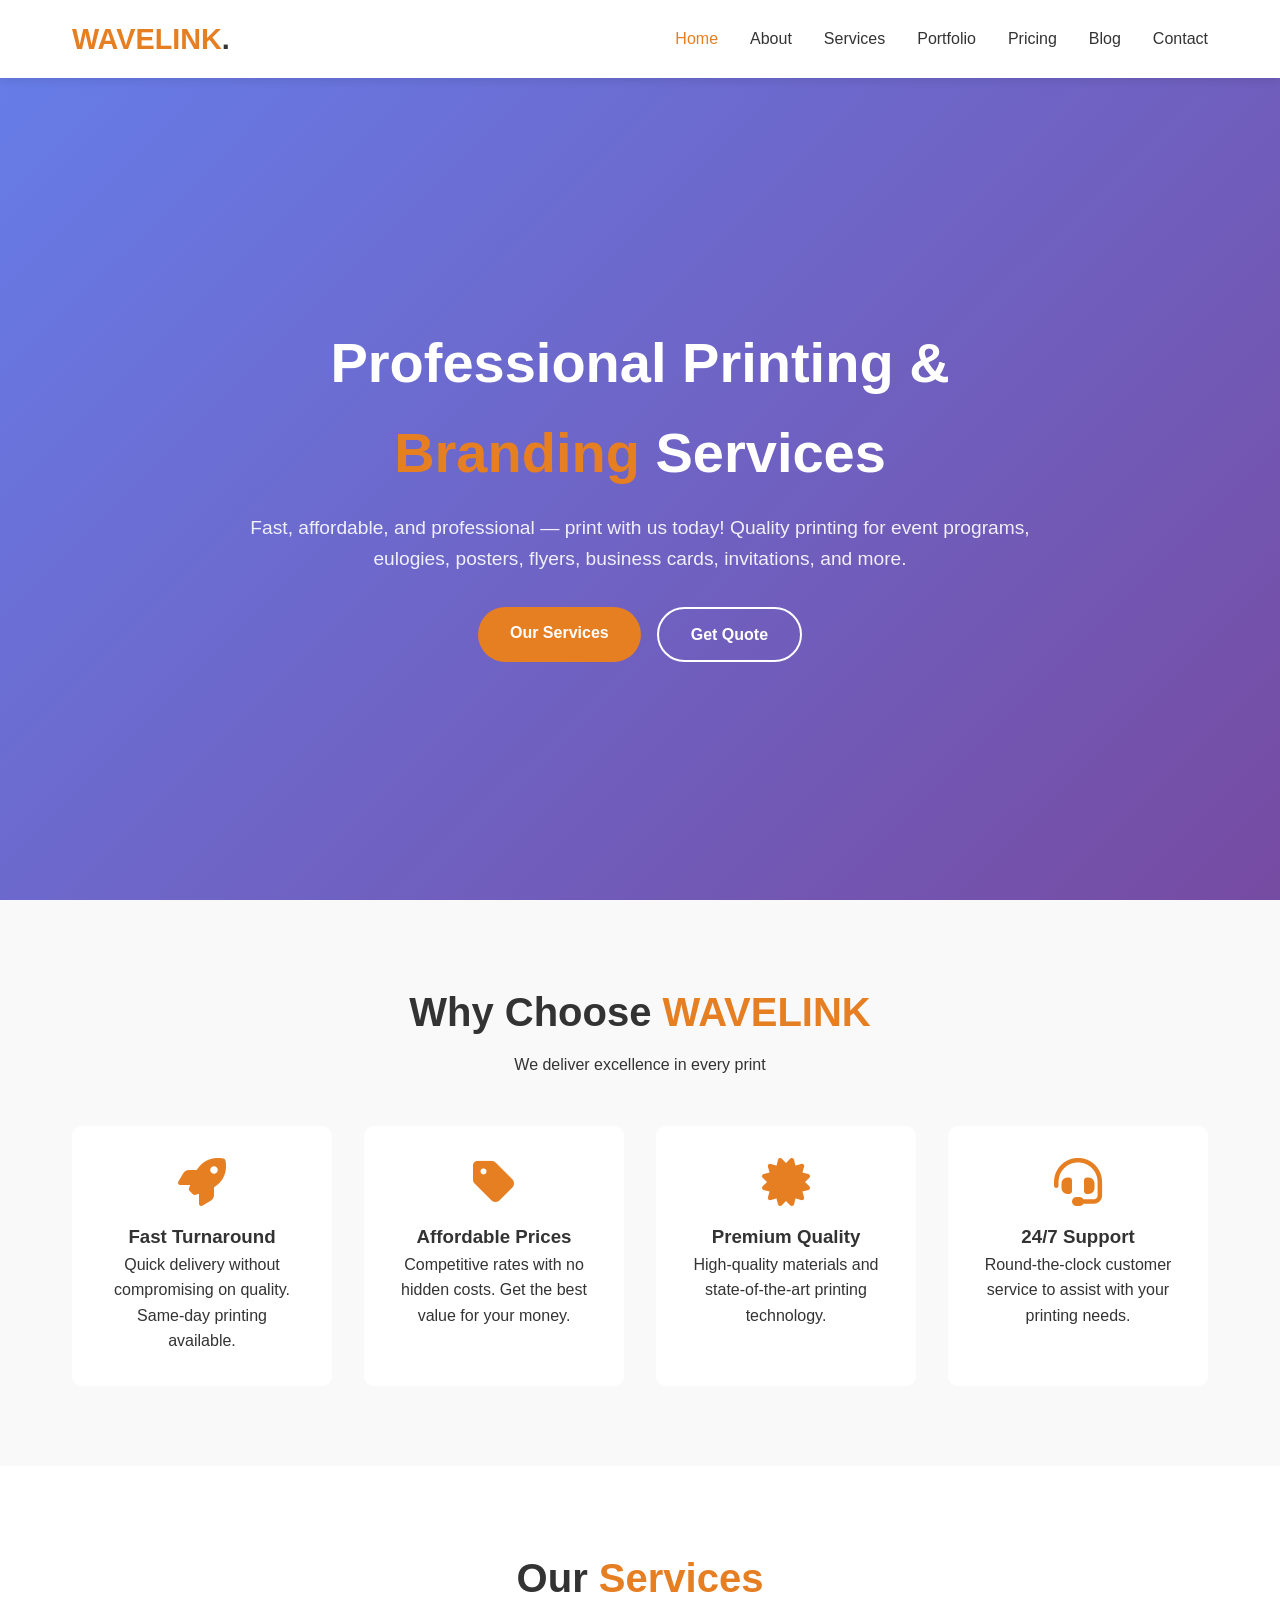
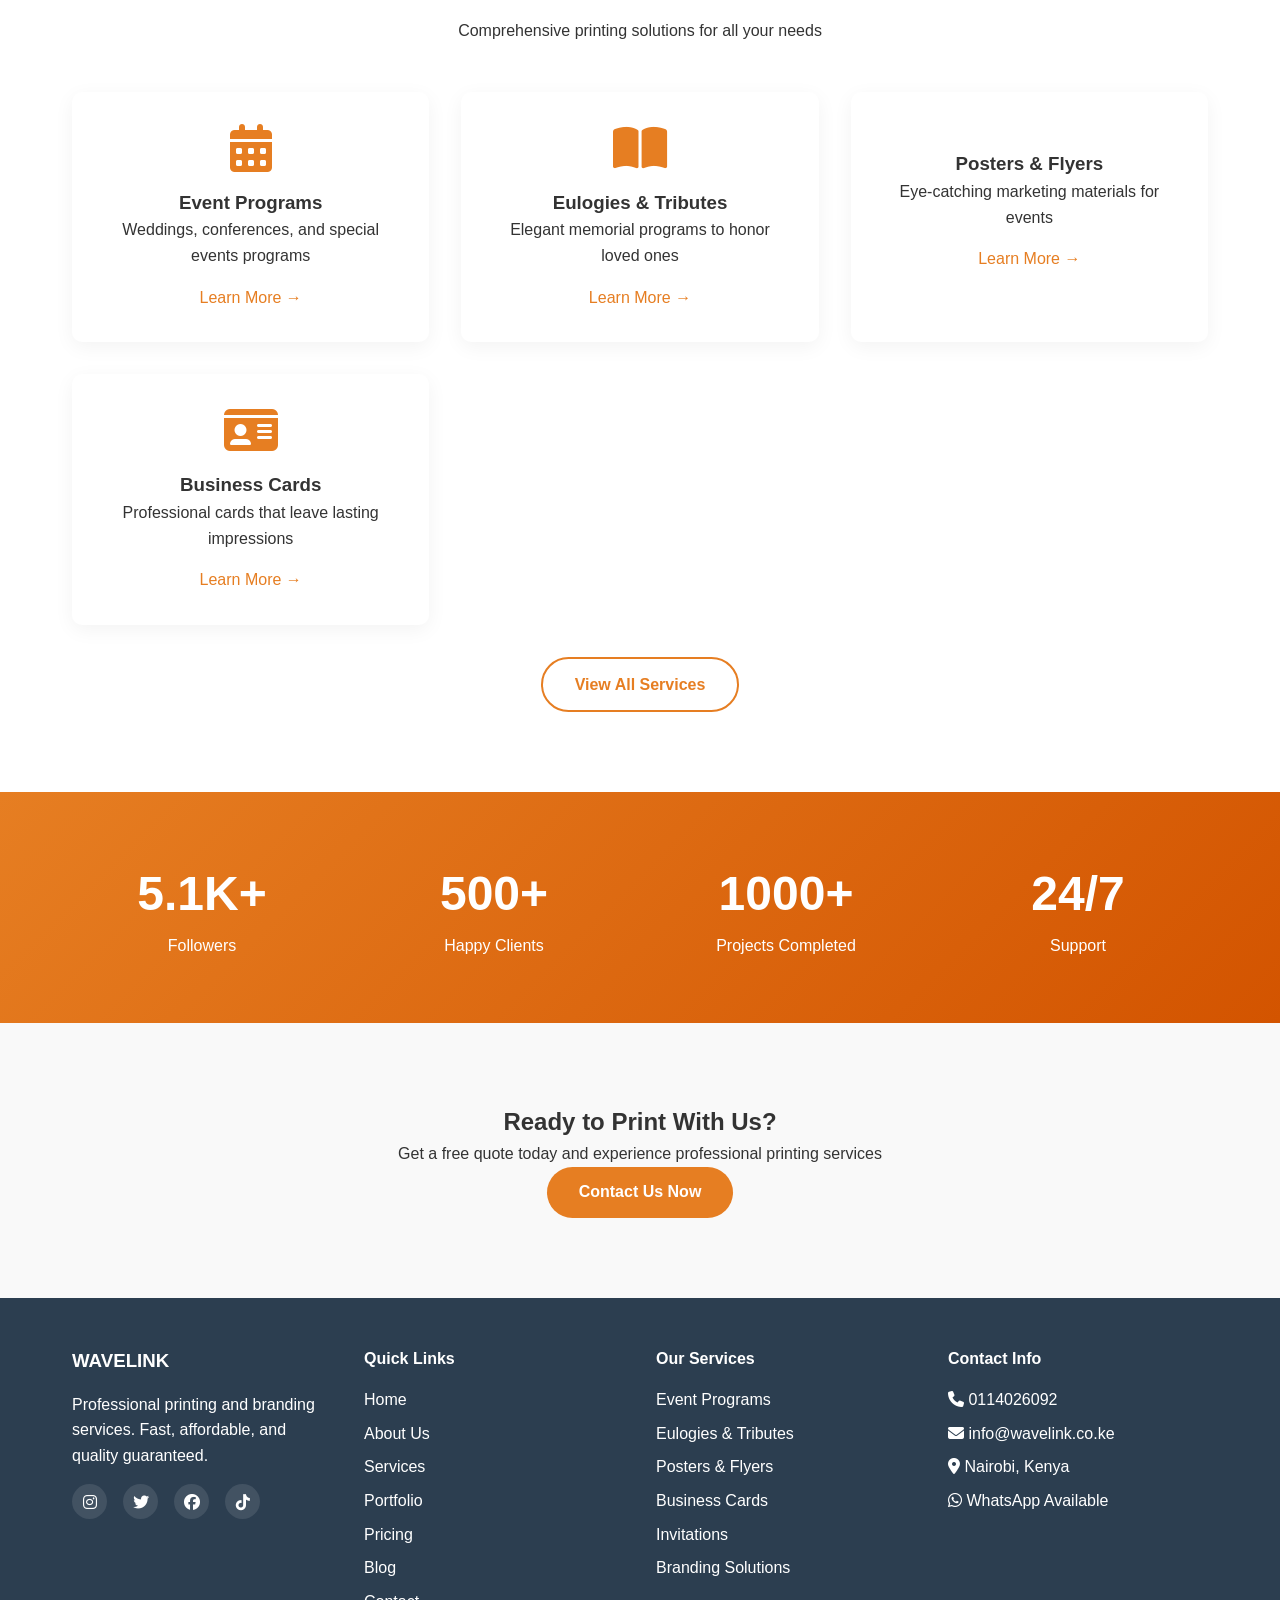
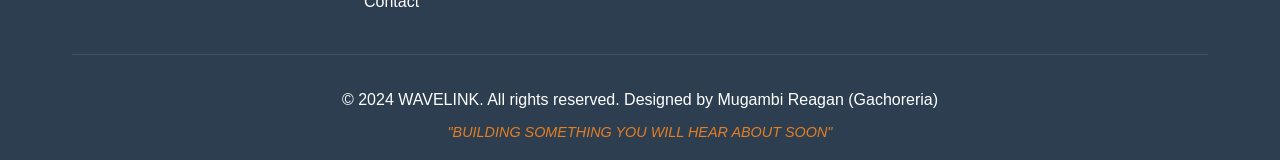
<file: index.html>
<!DOCTYPE html>
<html lang="en">
<head>
    <meta charset="UTF-8">
    <meta name="viewport" content="width=device-width, initial-scale=1.0">
    <meta name="description" content="WAVELINK - Professional printing and branding services. Fast, affordable, and high-quality printing.">
    <meta name="keywords" content="printing services, branding, business cards, event programs, flyers, posters">
    <meta name="author" content="Mugambi Reagan">
    <title>WAVELINK | Professional Printing & Branding Services</title>
    <link rel="stylesheet" href="https://cdnjs.cloudflare.com/ajax/libs/font-awesome/6.4.0/css/all.min.css">
    <link rel="stylesheet" href="style.css">
</head>
<body>
    <header class="header">
        <nav class="navbar">
            <div class="container">
                <a href="index.html" class="logo">WAVELINK<span>.</span></a>
                <div class="menu-toggle">
                    <i class="fas fa-bars"></i>
                </div>
                <ul class="nav-menu">
                    <li><a href="index.html" class="active">Home</a></li>
                    <li><a href="about.html">About</a></li>
                    <li><a href="services.html">Services</a></li>
                    <li><a href="portfolio.html">Portfolio</a></li>
                    <li><a href="pricing.html">Pricing</a></li>
                    <li><a href="blog.html">Blog</a></li>
                    <li><a href="contact.html">Contact</a></li>
                </ul>
            </div>
        </nav>
    </header>

    <section class="hero">
        <div class="container">
            <div class="hero-content">
                <h1>Professional Printing & <span class="highlight">Branding</span> Services</h1>
                <p>Fast, affordable, and professional — print with us today! Quality printing for event programs, eulogies, posters, flyers, business cards, invitations, and more.</p>
                <div class="hero-buttons">
                    <a href="services.html" class="btn btn-primary">Our Services</a>
                    <a href="contact.html" class="btn btn-secondary">Get Quote</a>
                </div>
            </div>
        </div>
    </section>

    <section class="features">
        <div class="container">
            <div class="section-header">
                <h2>Why Choose <span class="highlight">WAVELINK</span></h2>
                <p>We deliver excellence in every print</p>
            </div>
            <div class="features-grid">
                <div class="feature-card">
                    <i class="fas fa-rocket"></i>
                    <h3>Fast Turnaround</h3>
                    <p>Quick delivery without compromising on quality. Same-day printing available.</p>
                </div>
                <div class="feature-card">
                    <i class="fas fa-tag"></i>
                    <h3>Affordable Prices</h3>
                    <p>Competitive rates with no hidden costs. Get the best value for your money.</p>
                </div>
                <div class="feature-card">
                    <i class="fas fa-certificate"></i>
                    <h3>Premium Quality</h3>
                    <p>High-quality materials and state-of-the-art printing technology.</p>
                </div>
                <div class="feature-card">
                    <i class="fas fa-headset"></i>
                    <h3>24/7 Support</h3>
                    <p>Round-the-clock customer service to assist with your printing needs.</p>
                </div>
            </div>
        </div>
    </section>

    <section class="services-preview">
        <div class="container">
            <div class="section-header">
                <h2>Our <span class="highlight">Services</span></h2>
                <p>Comprehensive printing solutions for all your needs</p>
            </div>
            <div class="services-grid">
                <div class="service-card">
                    <i class="fas fa-calendar-alt"></i>
                    <h3>Event Programs</h3>
                    <p>Weddings, conferences, and special events programs</p>
                    <a href="services.html#programs" class="read-more">Learn More →</a>
                </div>
                <div class="service-card">
                    <i class="fas fa-book-open"></i>
                    <h3>Eulogies & Tributes</h3>
                    <p>Elegant memorial programs to honor loved ones</p>
                    <a href="services.html#eulogies" class="read-more">Learn More →</a>
                </div>
                <div class="service-card">
                    <i class="fas fa-poster"></i>
                    <h3>Posters & Flyers</h3>
                    <p>Eye-catching marketing materials for events</p>
                    <a href="services.html#posters" class="read-more">Learn More →</a>
                </div>
                <div class="service-card">
                    <i class="fas fa-id-card"></i>
                    <h3>Business Cards</h3>
                    <p>Professional cards that leave lasting impressions</p>
                    <a href="services.html#cards" class="read-more">Learn More →</a>
                </div>
            </div>
            <div class="text-center">
                <a href="services.html" class="btn btn-outline">View All Services</a>
            </div>
        </div>
    </section>

    <section class="stats">
        <div class="container">
            <div class="stats-grid">
                <div class="stat-item">
                    <div class="stat-number">5.1K+</div>
                    <div class="stat-label">Followers</div>
                </div>
                <div class="stat-item">
                    <div class="stat-number">500+</div>
                    <div class="stat-label">Happy Clients</div>
                </div>
                <div class="stat-item">
                    <div class="stat-number">1000+</div>
                    <div class="stat-label">Projects Completed</div>
                </div>
                <div class="stat-item">
                    <div class="stat-number">24/7</div>
                    <div class="stat-label">Support</div>
                </div>
            </div>
        </div>
    </section>

    <section class="cta">
        <div class="container">
            <h2>Ready to Print With Us?</h2>
            <p>Get a free quote today and experience professional printing services</p>
            <a href="contact.html" class="btn btn-primary">Contact Us Now</a>
        </div>
    </section>

    <footer class="footer">
        <div class="container">
            <div class="footer-grid">
                <div class="footer-about">
                    <h3>WAVELINK</h3>
                    <p>Professional printing and branding services. Fast, affordable, and quality guaranteed.</p>
                    <div class="social-links">
                        <a href="#"><i class="fab fa-instagram"></i></a>
                        <a href="#"><i class="fab fa-twitter"></i></a>
                        <a href="#"><i class="fab fa-facebook"></i></a>
                        <a href="#"><i class="fab fa-tiktok"></i></a>
                    </div>
                </div>
                <div class="footer-links">
                    <h4>Quick Links</h4>
                    <ul>
                        <li><a href="index.html">Home</a></li>
                        <li><a href="about.html">About Us</a></li>
                        <li><a href="services.html">Services</a></li>
                        <li><a href="portfolio.html">Portfolio</a></li>
                        <li><a href="pricing.html">Pricing</a></li>
                        <li><a href="blog.html">Blog</a></li>
                        <li><a href="contact.html">Contact</a></li>
                    </ul>
                </div>
                <div class="footer-services">
                    <h4>Our Services</h4>
                    <ul>
                        <li>Event Programs</li>
                        <li>Eulogies & Tributes</li>
                        <li>Posters & Flyers</li>
                        <li>Business Cards</li>
                        <li>Invitations</li>
                        <li>Branding Solutions</li>
                    </ul>
                </div>
                <div class="footer-contact">
                    <h4>Contact Info</h4>
                    <ul>
                        <li><i class="fas fa-phone"></i> 0114026092</li>
                        <li><i class="fas fa-envelope"></i> info@wavelink.co.ke</li>
                        <li><i class="fas fa-map-marker-alt"></i> Nairobi, Kenya</li>
                        <li><i class="fab fa-whatsapp"></i> WhatsApp Available</li>
                    </ul>
                </div>
            </div>
            <div class="footer-bottom">
                <p>&copy; 2024 WAVELINK. All rights reserved. Designed by Mugambi Reagan (Gachoreria)</p>
                <p class="tagline">"BUILDING SOMETHING YOU WILL HEAR ABOUT SOON"</p>
            </div>
        </div>
    </footer>

    <script src="main.js"></script>
</body>
</html>
</file>
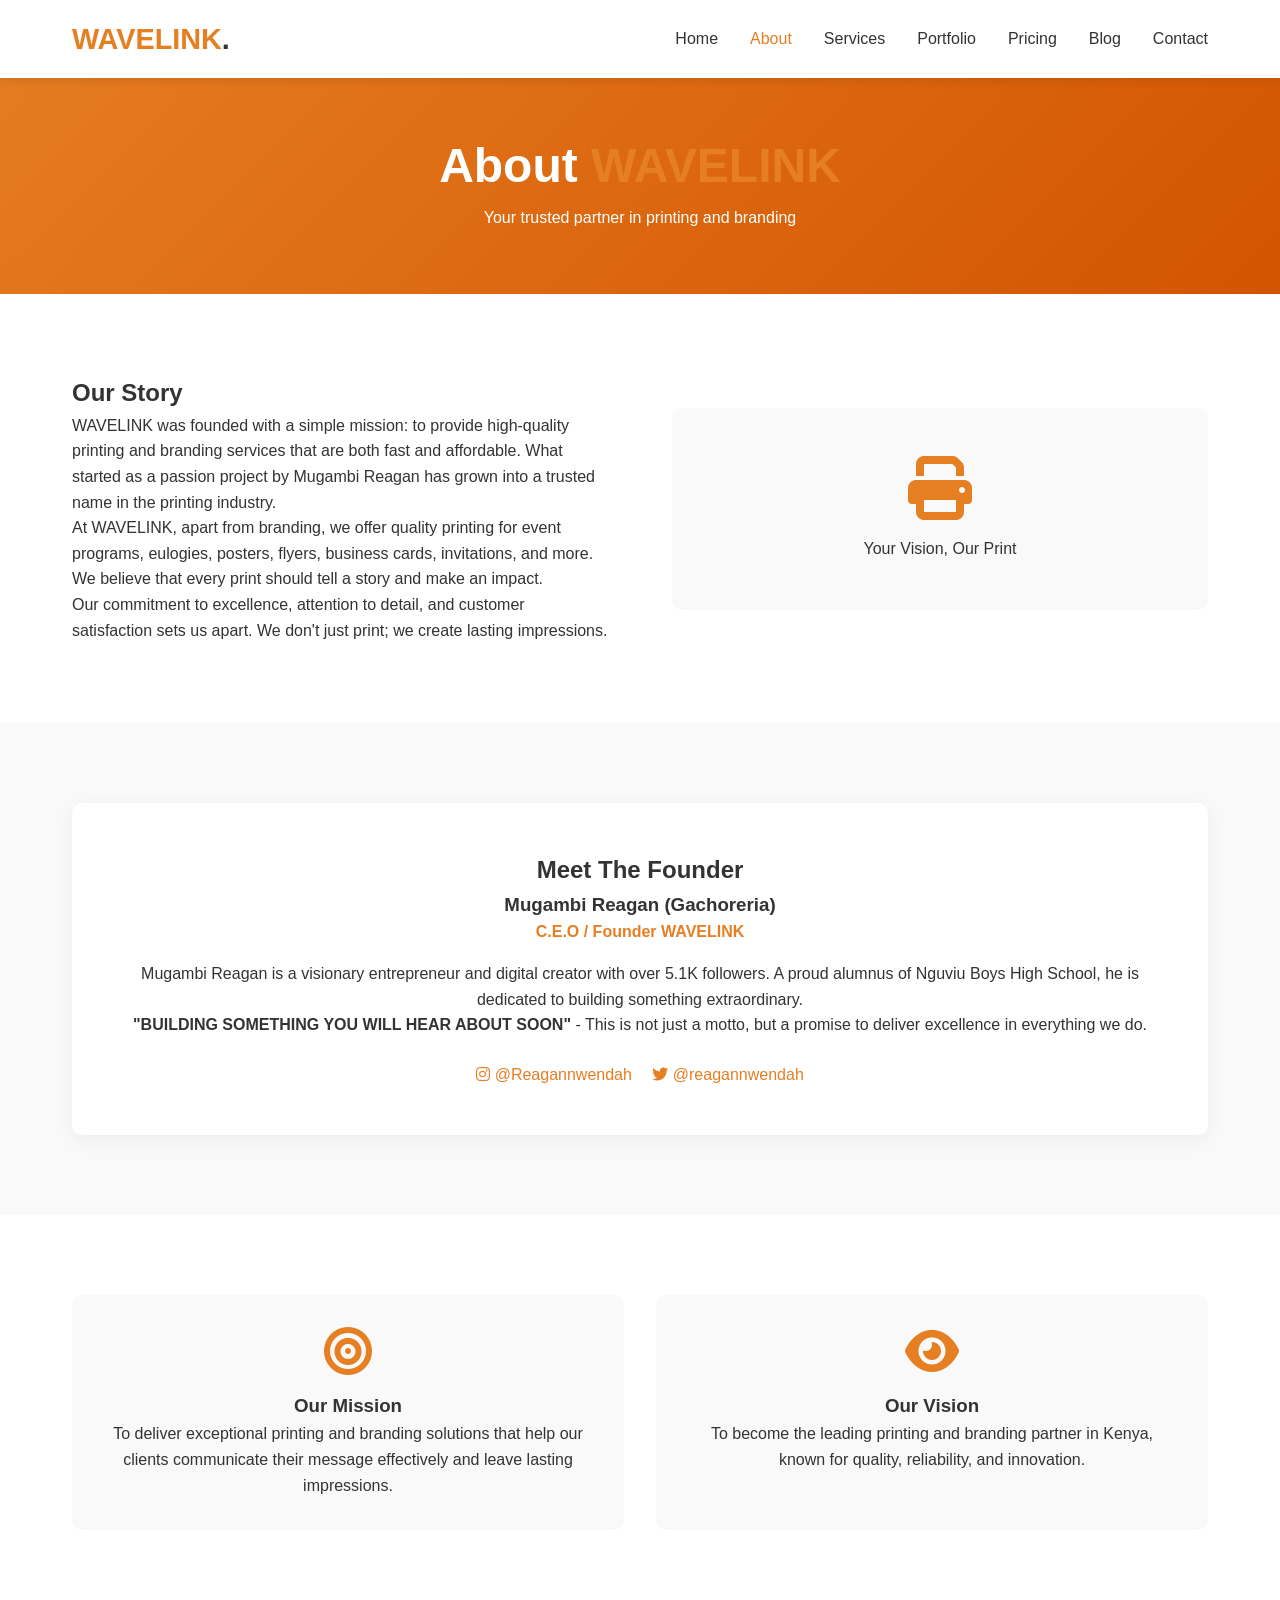
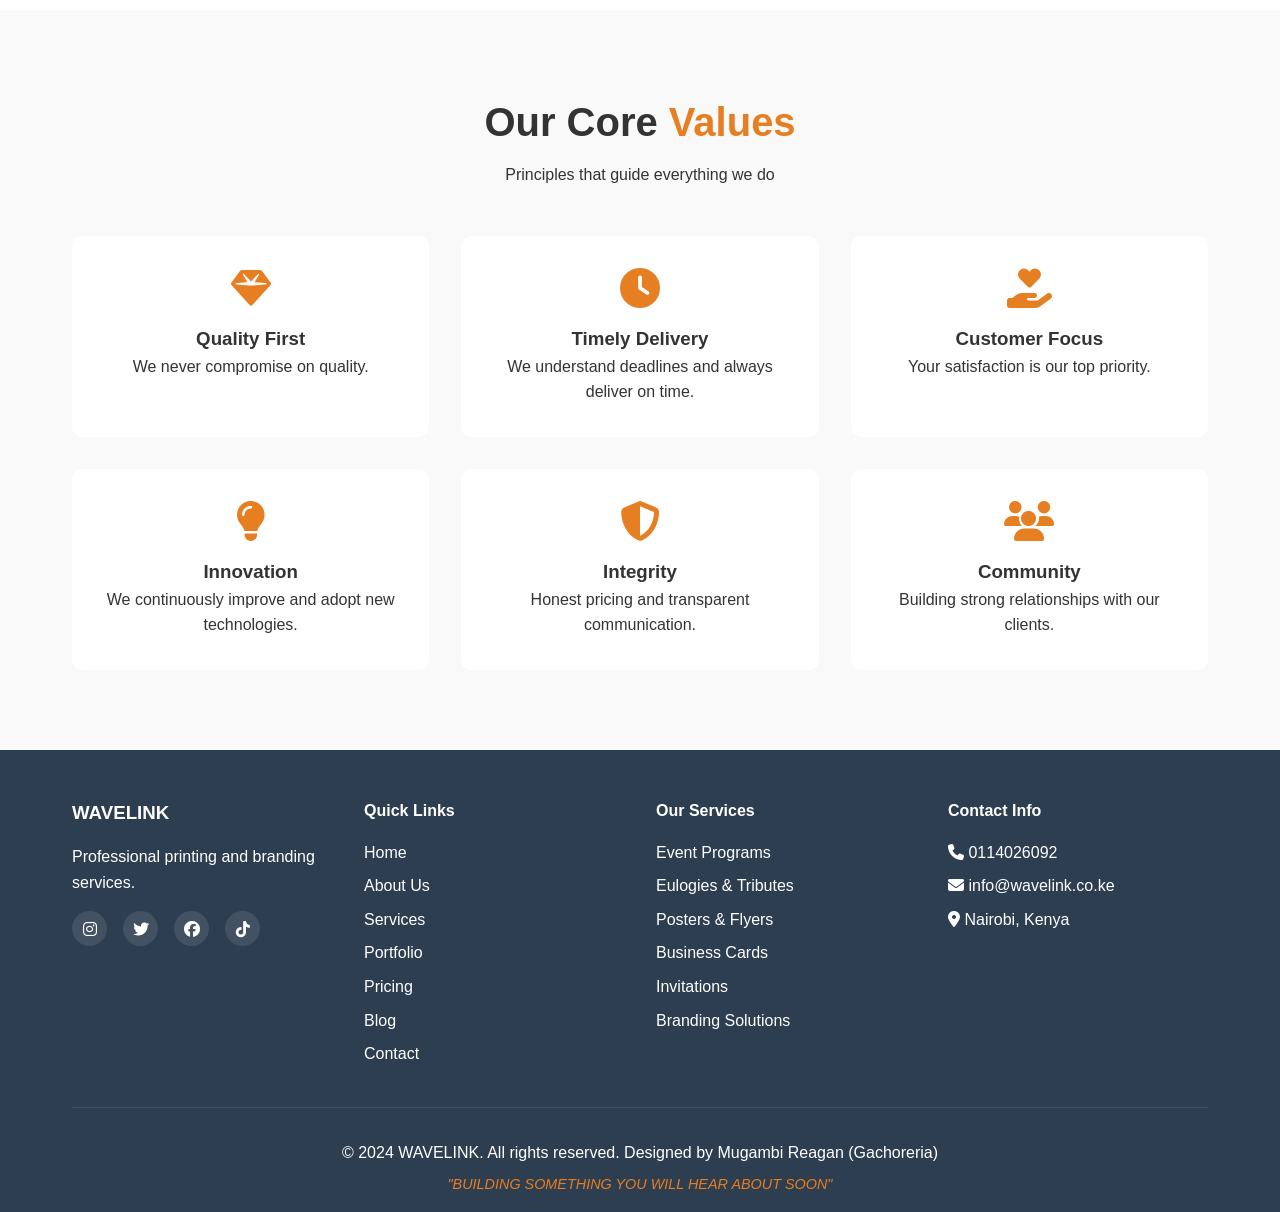
<file: about.html>
<!DOCTYPE html>
<html lang="en">
<head>
    <meta charset="UTF-8">
    <meta name="viewport" content="width=device-width, initial-scale=1.0">
    <meta name="description" content="Learn about WAVELINK - your trusted printing and branding partner. Meet our founder Mugambi Reagan.">
    <title>About Us | WAVELINK</title>
    <link rel="stylesheet" href="https://cdnjs.cloudflare.com/ajax/libs/font-awesome/6.4.0/css/all.min.css">
    <link rel="stylesheet" href="style.css">
</head>
<body>
    <header class="header">
        <nav class="navbar">
            <div class="container">
                <a href="index.html" class="logo">WAVELINK<span>.</span></a>
                <div class="menu-toggle">
                    <i class="fas fa-bars"></i>
                </div>
                <ul class="nav-menu">
                    <li><a href="index.html">Home</a></li>
                    <li><a href="about.html" class="active">About</a></li>
                    <li><a href="services.html">Services</a></li>
                    <li><a href="portfolio.html">Portfolio</a></li>
                    <li><a href="pricing.html">Pricing</a></li>
                    <li><a href="blog.html">Blog</a></li>
                    <li><a href="contact.html">Contact</a></li>
                </ul>
            </div>
        </nav>
    </header>

    <section class="page-header">
        <div class="container">
            <h1>About <span class="highlight">WAVELINK</span></h1>
            <p>Your trusted partner in printing and branding</p>
        </div>
    </section>

    <section class="about-story">
        <div class="container">
            <div class="about-grid">
                <div class="about-content">
                    <h2>Our Story</h2>
                    <p>WAVELINK was founded with a simple mission: to provide high-quality printing and branding services that are both fast and affordable. What started as a passion project by Mugambi Reagan has grown into a trusted name in the printing industry.</p>
                    <p>At WAVELINK, apart from branding, we offer quality printing for event programs, eulogies, posters, flyers, business cards, invitations, and more. We believe that every print should tell a story and make an impact.</p>
                    <p>Our commitment to excellence, attention to detail, and customer satisfaction sets us apart. We don't just print; we create lasting impressions.</p>
                </div>
                <div class="about-image">
                    <div class="image-placeholder">
                        <i class="fas fa-print fa-4x"></i>
                        <p>Your Vision, Our Print</p>
                    </div>
                </div>
            </div>
        </div>
    </section>

    <section class="founder-section">
        <div class="container">
            <div class="founder-card">
                <div class="founder-info">
                    <h2>Meet The Founder</h2>
                    <h3>Mugambi Reagan (Gachoreria)</h3>
                    <p class="founder-title">C.E.O / Founder WAVELINK</p>
                    <p>Mugambi Reagan is a visionary entrepreneur and digital creator with over 5.1K followers. A proud alumnus of Nguviu Boys High School, he is dedicated to building something extraordinary.</p>
                    <p><strong>"BUILDING SOMETHING YOU WILL HEAR ABOUT SOON"</strong> - This is not just a motto, but a promise to deliver excellence in everything we do.</p>
                    <div class="founder-social">
                        <a href="#"><i class="fab fa-instagram"></i> @Reagannwendah</a>
                        <a href="#"><i class="fab fa-twitter"></i> @reagannwendah</a>
                    </div>
                </div>
            </div>
        </div>
    </section>

    <section class="mission-vision">
        <div class="container">
            <div class="mv-grid">
                <div class="mission-card">
                    <i class="fas fa-bullseye"></i>
                    <h3>Our Mission</h3>
                    <p>To deliver exceptional printing and branding solutions that help our clients communicate their message effectively and leave lasting impressions.</p>
                </div>
                <div class="vision-card">
                    <i class="fas fa-eye"></i>
                    <h3>Our Vision</h3>
                    <p>To become the leading printing and branding partner in Kenya, known for quality, reliability, and innovation.</p>
                </div>
            </div>
        </div>
    </section>

    <section class="values">
        <div class="container">
            <div class="section-header">
                <h2>Our Core <span class="highlight">Values</span></h2>
                <p>Principles that guide everything we do</p>
            </div>
            <div class="values-grid">
                <div class="value-card">
                    <i class="fas fa-gem"></i>
                    <h3>Quality First</h3>
                    <p>We never compromise on quality.</p>
                </div>
                <div class="value-card">
                    <i class="fas fa-clock"></i>
                    <h3>Timely Delivery</h3>
                    <p>We understand deadlines and always deliver on time.</p>
                </div>
                <div class="value-card">
                    <i class="fas fa-hand-holding-heart"></i>
                    <h3>Customer Focus</h3>
                    <p>Your satisfaction is our top priority.</p>
                </div>
                <div class="value-card">
                    <i class="fas fa-lightbulb"></i>
                    <h3>Innovation</h3>
                    <p>We continuously improve and adopt new technologies.</p>
                </div>
                <div class="value-card">
                    <i class="fas fa-shield-alt"></i>
                    <h3>Integrity</h3>
                    <p>Honest pricing and transparent communication.</p>
                </div>
                <div class="value-card">
                    <i class="fas fa-users"></i>
                    <h3>Community</h3>
                    <p>Building strong relationships with our clients.</p>
                </div>
            </div>
        </div>
    </section>

    <footer class="footer">
        <div class="container">
            <div class="footer-grid">
                <div class="footer-about">
                    <h3>WAVELINK</h3>
                    <p>Professional printing and branding services.</p>
                    <div class="social-links">
                        <a href="#"><i class="fab fa-instagram"></i></a>
                        <a href="#"><i class="fab fa-twitter"></i></a>
                        <a href="#"><i class="fab fa-facebook"></i></a>
                        <a href="#"><i class="fab fa-tiktok"></i></a>
                    </div>
                </div>
                <div class="footer-links">
                    <h4>Quick Links</h4>
                    <ul>
                        <li><a href="index.html">Home</a></li>
                        <li><a href="about.html">About Us</a></li>
                        <li><a href="services.html">Services</a></li>
                        <li><a href="portfolio.html">Portfolio</a></li>
                        <li><a href="pricing.html">Pricing</a></li>
                        <li><a href="blog.html">Blog</a></li>
                        <li><a href="contact.html">Contact</a></li>
                    </ul>
                </div>
                <div class="footer-services">
                    <h4>Our Services</h4>
                    <ul>
                        <li>Event Programs</li>
                        <li>Eulogies & Tributes</li>
                        <li>Posters & Flyers</li>
                        <li>Business Cards</li>
                        <li>Invitations</li>
                        <li>Branding Solutions</li>
                    </ul>
                </div>
                <div class="footer-contact">
                    <h4>Contact Info</h4>
                    <ul>
                        <li><i class="fas fa-phone"></i> 0114026092</li>
                        <li><i class="fas fa-envelope"></i> info@wavelink.co.ke</li>
                        <li><i class="fas fa-map-marker-alt"></i> Nairobi, Kenya</li>
                    </ul>
                </div>
            </div>
            <div class="footer-bottom">
                <p>&copy; 2024 WAVELINK. All rights reserved. Designed by Mugambi Reagan (Gachoreria)</p>
                <p class="tagline">"BUILDING SOMETHING YOU WILL HEAR ABOUT SOON"</p>
            </div>
        </div>
    </footer>

    <script src="main.js"></script>
</body>
</html>
</file>
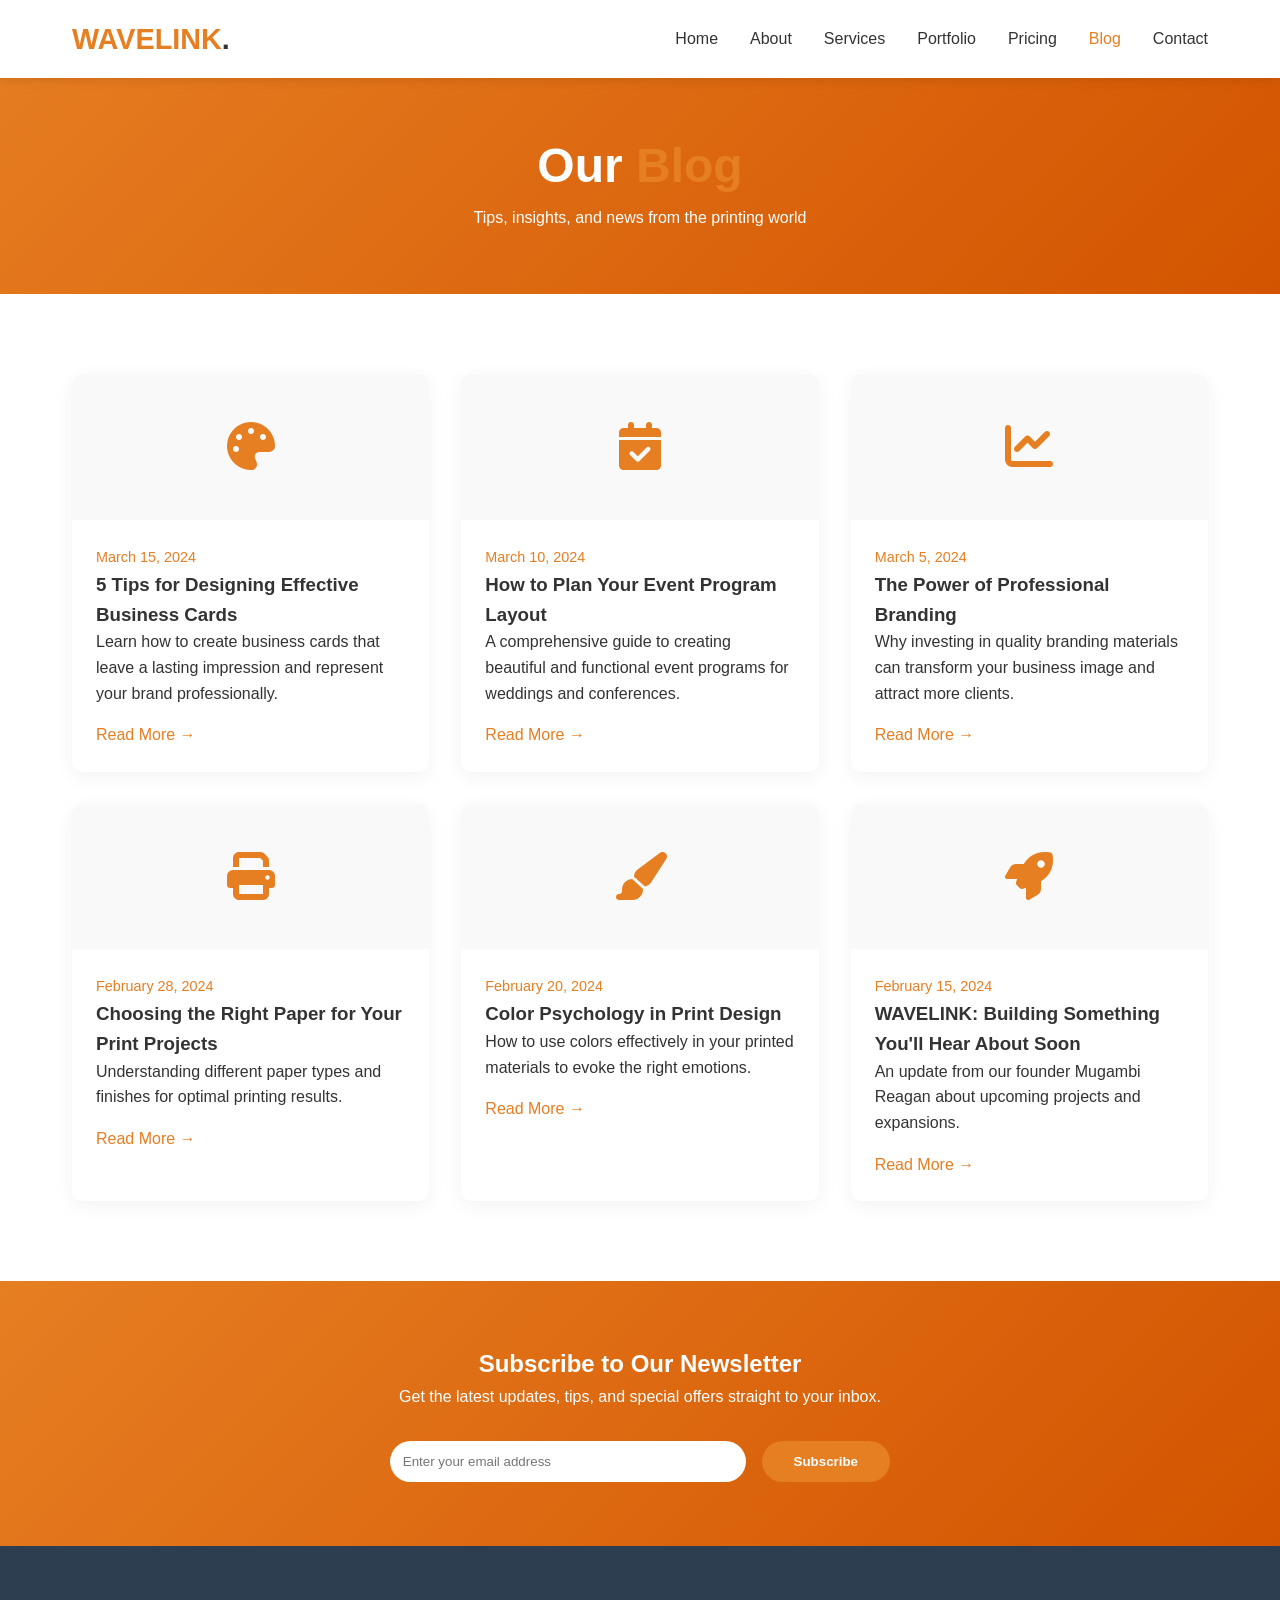
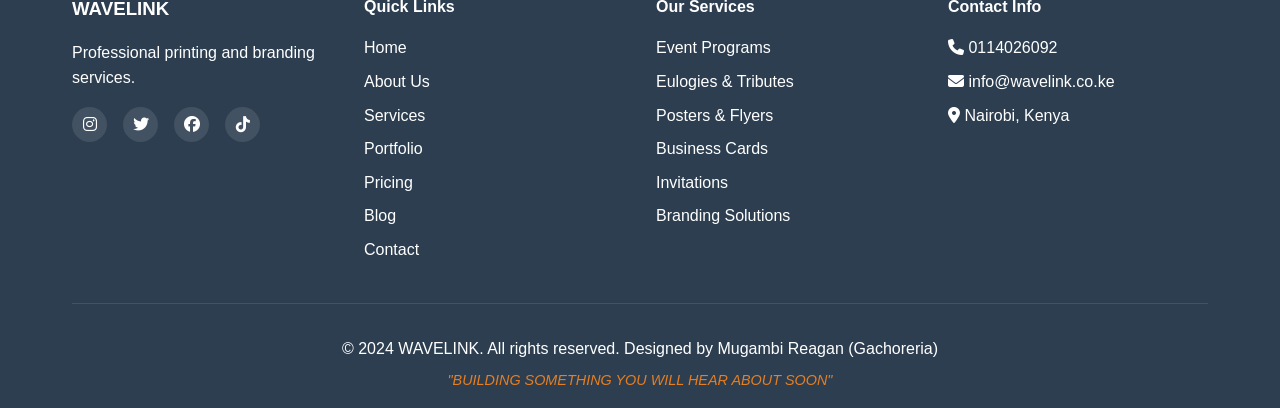
<file: blog.html>
<!DOCTYPE html>
<html lang="en">
<head>
    <meta charset="UTF-8">
    <meta name="viewport" content="width=device-width, initial-scale=1.0">
    <meta name="description" content="Read the latest news, tips, and insights about printing and branding from WAVELINK.">
    <title>Blog | WAVELINK</title>
    <link rel="stylesheet" href="https://cdnjs.cloudflare.com/ajax/libs/font-awesome/6.4.0/css/all.min.css">
    <link rel="stylesheet" href="style.css">
</head>
<body>
    <header class="header">
        <nav class="navbar">
            <div class="container">
                <a href="index.html" class="logo">WAVELINK<span>.</span></a>
                <div class="menu-toggle">
                    <i class="fas fa-bars"></i>
                </div>
                <ul class="nav-menu">
                    <li><a href="index.html">Home</a></li>
                    <li><a href="about.html">About</a></li>
                    <li><a href="services.html">Services</a></li>
                    <li><a href="portfolio.html">Portfolio</a></li>
                    <li><a href="pricing.html">Pricing</a></li>
                    <li><a href="blog.html" class="active">Blog</a></li>
                    <li><a href="contact.html">Contact</a></li>
                </ul>
            </div>
        </nav>
    </header>

    <section class="page-header">
        <div class="container">
            <h1>Our <span class="highlight">Blog</span></h1>
            <p>Tips, insights, and news from the printing world</p>
        </div>
    </section>

    <section class="blog-grid-section">
        <div class="container">
            <div class="blog-grid">
                <article class="blog-post">
                    <div class="blog-image">
                        <i class="fas fa-palette fa-3x"></i>
                    </div>
                    <div class="blog-content">
                        <span class="blog-date">March 15, 2024</span>
                        <h3>5 Tips for Designing Effective Business Cards</h3>
                        <p>Learn how to create business cards that leave a lasting impression and represent your brand professionally.</p>
                        <a href="#" class="read-more">Read More →</a>
                    </div>
                </article>

                <article class="blog-post">
                    <div class="blog-image">
                        <i class="fas fa-calendar-check fa-3x"></i>
                    </div>
                    <div class="blog-content">
                        <span class="blog-date">March 10, 2024</span>
                        <h3>How to Plan Your Event Program Layout</h3>
                        <p>A comprehensive guide to creating beautiful and functional event programs for weddings and conferences.</p>
                        <a href="#" class="read-more">Read More →</a>
                    </div>
                </article>

                <article class="blog-post">
                    <div class="blog-image">
                        <i class="fas fa-chart-line fa-3x"></i>
                    </div>
                    <div class="blog-content">
                        <span class="blog-date">March 5, 2024</span>
                        <h3>The Power of Professional Branding</h3>
                        <p>Why investing in quality branding materials can transform your business image and attract more clients.</p>
                        <a href="#" class="read-more">Read More →</a>
                    </div>
                </article>

                <article class="blog-post">
                    <div class="blog-image">
                        <i class="fas fa-print fa-3x"></i>
                    </div>
                    <div class="blog-content">
                        <span class="blog-date">February 28, 2024</span>
                        <h3>Choosing the Right Paper for Your Print Projects</h3>
                        <p>Understanding different paper types and finishes for optimal printing results.</p>
                        <a href="#" class="read-more">Read More →</a>
                    </div>
                </article>

                <article class="blog-post">
                    <div class="blog-image">
                        <i class="fas fa-paint-brush fa-3x"></i>
                    </div>
                    <div class="blog-content">
                        <span class="blog-date">February 20, 2024</span>
                        <h3>Color Psychology in Print Design</h3>
                        <p>How to use colors effectively in your printed materials to evoke the right emotions.</p>
                        <a href="#" class="read-more">Read More →</a>
                    </div>
                </article>

                <article class="blog-post">
                    <div class="blog-image">
                        <i class="fas fa-rocket fa-3x"></i>
                    </div>
                    <div class="blog-content">
                        <span class="blog-date">February 15, 2024</span>
                        <h3>WAVELINK: Building Something You'll Hear About Soon</h3>
                        <p>An update from our founder Mugambi Reagan about upcoming projects and expansions.</p>
                        <a href="#" class="read-more">Read More →</a>
                    </div>
                </article>
            </div>
        </div>
    </section>

    <section class="newsletter">
        <div class="container">
            <div class="newsletter-content">
                <h2>Subscribe to Our Newsletter</h2>
                <p>Get the latest updates, tips, and special offers straight to your inbox.</p>
                <form class="newsletter-form">
                    <input type="email" placeholder="Enter your email address" required>
                    <button type="submit" class="btn btn-primary">Subscribe</button>
                </form>
            </div>
        </div>
    </section>

    <footer class="footer">
        <div class="container">
            <div class="footer-grid">
                <div class="footer-about">
                    <h3>WAVELINK</h3>
                    <p>Professional printing and branding services.</p>
                    <div class="social-links">
                        <a href="#"><i class="fab fa-instagram"></i></a>
                        <a href="#"><i class="fab fa-twitter"></i></a>
                        <a href="#"><i class="fab fa-facebook"></i></a>
                        <a href="#"><i class="fab fa-tiktok"></i></a>
                    </div>
                </div>
                <div class="footer-links">
                    <h4>Quick Links</h4>
                    <ul>
                        <li><a href="index.html">Home</a></li>
                        <li><a href="about.html">About Us</a></li>
                        <li><a href="services.html">Services</a></li>
                        <li><a href="portfolio.html">Portfolio</a></li>
                        <li><a href="pricing.html">Pricing</a></li>
                        <li><a href="blog.html">Blog</a></li>
                        <li><a href="contact.html">Contact</a></li>
                    </ul>
                </div>
                <div class="footer-services">
                    <h4>Our Services</h4>
                    <ul>
                        <li>Event Programs</li>
                        <li>Eulogies & Tributes</li>
                        <li>Posters & Flyers</li>
                        <li>Business Cards</li>
                        <li>Invitations</li>
                        <li>Branding Solutions</li>
                    </ul>
                </div>
                <div class="footer-contact">
                    <h4>Contact Info</h4>
                    <ul>
                        <li><i class="fas fa-phone"></i> 0114026092</li>
                        <li><i class="fas fa-envelope"></i> info@wavelink.co.ke</li>
                        <li><i class="fas fa-map-marker-alt"></i> Nairobi, Kenya</li>
                    </ul>
                </div>
            </div>
            <div class="footer-bottom">
                <p>&copy; 2024 WAVELINK. All rights reserved. Designed by Mugambi Reagan (Gachoreria)</p>
                <p class="tagline">"BUILDING SOMETHING YOU WILL HEAR ABOUT SOON"</p>
            </div>
        </div>
    </footer>

    <script src="main.js"></script>
</body>
</html>
</file>
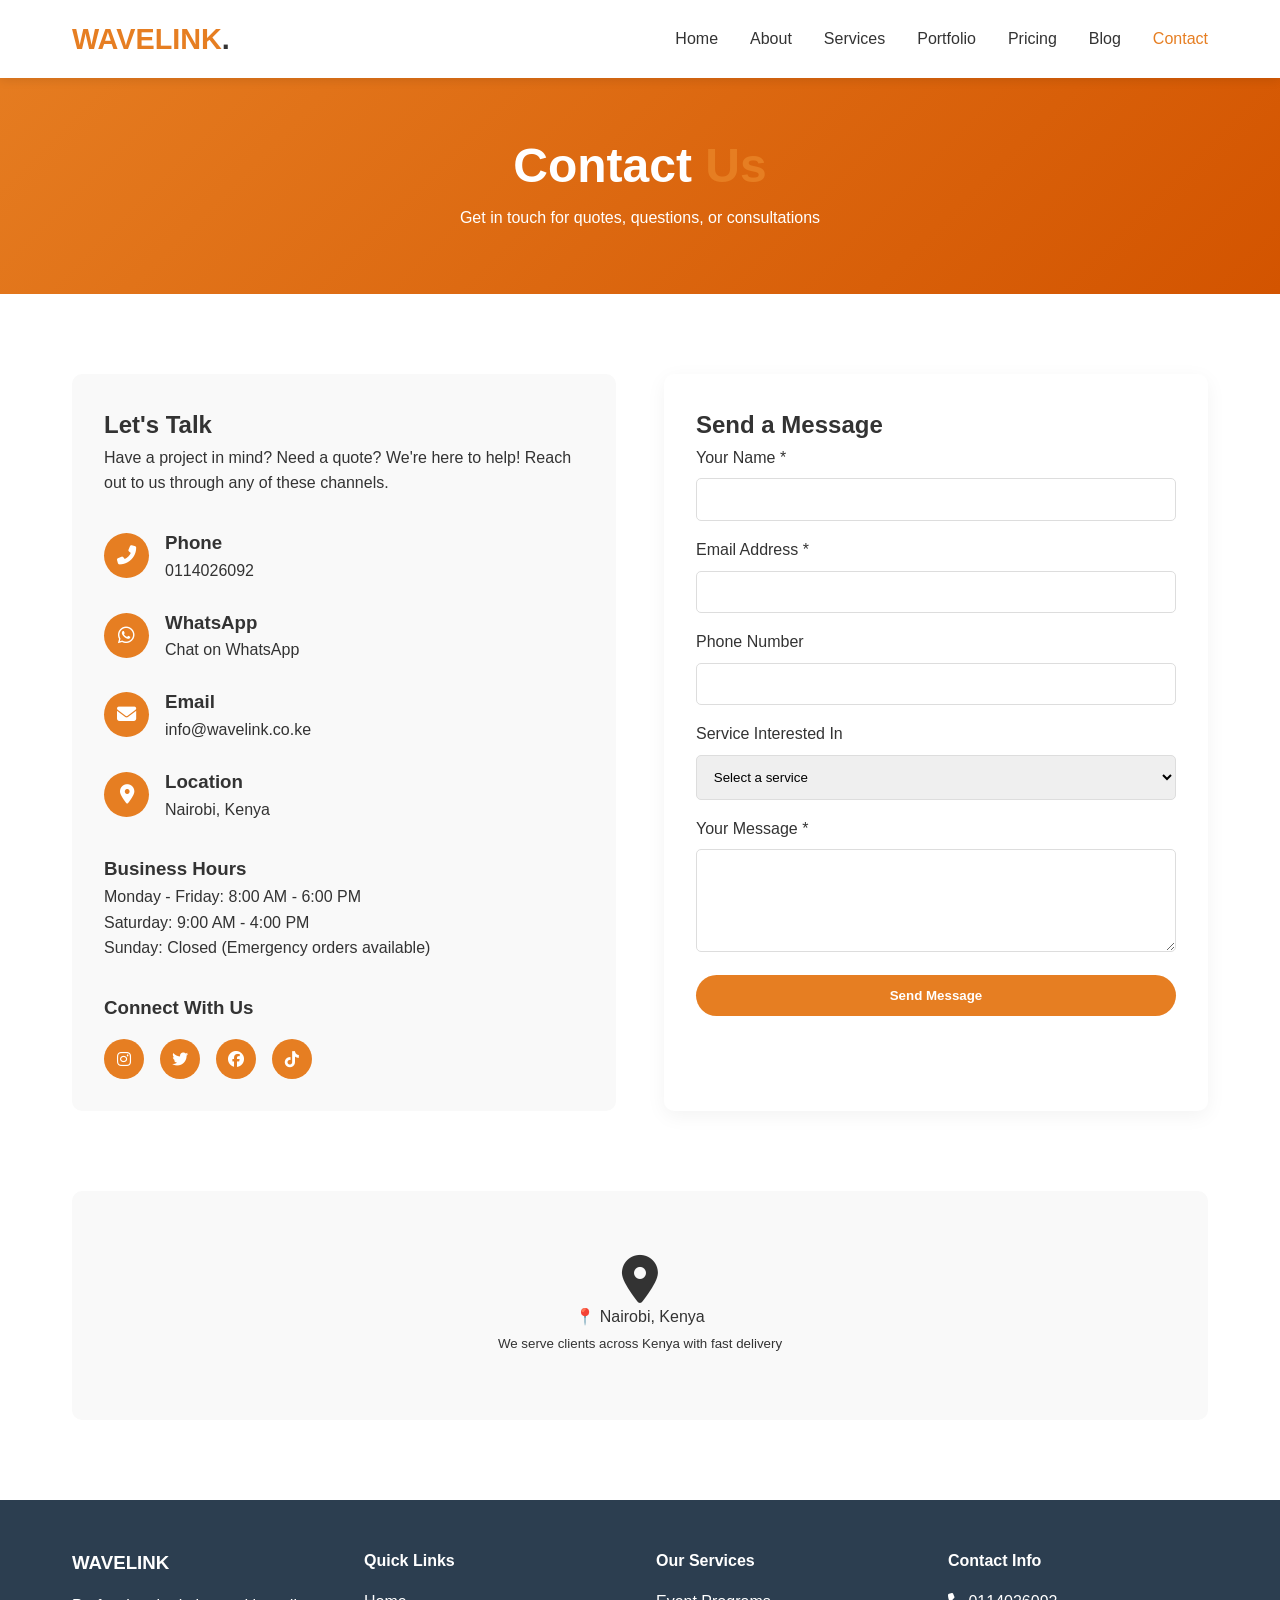
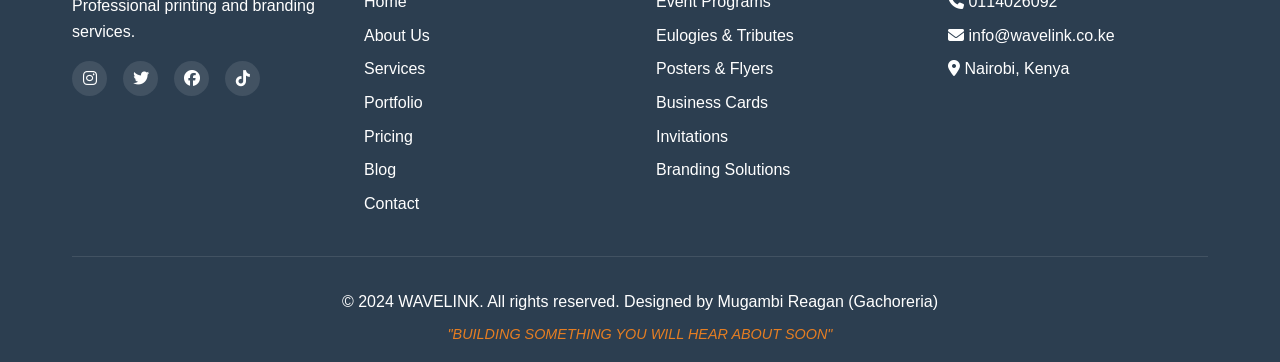
<file: contact.html>
<!DOCTYPE html>
<html lang="en">
<head>
    <meta charset="UTF-8">
    <meta name="viewport" content="width=device-width, initial-scale=1.0">
    <meta name="description" content="Contact WAVELINK for all your printing and branding needs. Call us at 0114026092 or send us a message.">
    <title>Contact Us | WAVELINK</title>
    <link rel="stylesheet" href="https://cdnjs.cloudflare.com/ajax/libs/font-awesome/6.4.0/css/all.min.css">
    <link rel="stylesheet" href="style.css">
</head>
<body>
    <header class="header">
        <nav class="navbar">
            <div class="container">
                <a href="index.html" class="logo">WAVELINK<span>.</span></a>
                <div class="menu-toggle">
                    <i class="fas fa-bars"></i>
                </div>
                <ul class="nav-menu">
                    <li><a href="index.html">Home</a></li>
                    <li><a href="about.html">About</a></li>
                    <li><a href="services.html">Services</a></li>
                    <li><a href="portfolio.html">Portfolio</a></li>
                    <li><a href="pricing.html">Pricing</a></li>
                    <li><a href="blog.html">Blog</a></li>
                    <li><a href="contact.html" class="active">Contact</a></li>
                </ul>
            </div>
        </nav>
    </header>

    <section class="page-header">
        <div class="container">
            <h1>Contact <span class="highlight">Us</span></h1>
            <p>Get in touch for quotes, questions, or consultations</p>
        </div>
    </section>

    <section class="contact-page">
        <div class="container">
            <div class="contact-grid">
                <div class="contact-info-card">
                    <h2>Let's Talk</h2>
                    <p>Have a project in mind? Need a quote? We're here to help! Reach out to us through any of these channels.</p>
                    
                    <div class="contact-methods">
                        <div class="contact-method">
                            <i class="fas fa-phone-alt"></i>
                            <div>
                                <h3>Phone</h3>
                                <a href="tel:0114026092">0114026092</a>
                            </div>
                        </div>
                        <div class="contact-method">
                            <i class="fab fa-whatsapp"></i>
                            <div>
                                <h3>WhatsApp</h3>
                                <a href="https://wa.me/254114026092" target="_blank">Chat on WhatsApp</a>
                            </div>
                        </div>
                        <div class="contact-method">
                            <i class="fas fa-envelope"></i>
                            <div>
                                <h3>Email</h3>
                                <a href="mailto:info@wavelink.co.ke">info@wavelink.co.ke</a>
                            </div>
                        </div>
                        <div class="contact-method">
                            <i class="fas fa-map-marker-alt"></i>
                            <div>
                                <h3>Location</h3>
                                <p>Nairobi, Kenya</p>
                            </div>
                        </div>
                    </div>

                    <div class="business-hours">
                        <h3>Business Hours</h3>
                        <p>Monday - Friday: 8:00 AM - 6:00 PM</p>
                        <p>Saturday: 9:00 AM - 4:00 PM</p>
                        <p>Sunday: Closed (Emergency orders available)</p>
                    </div>

                    <div class="social-connect">
                        <h3>Connect With Us</h3>
                        <div class="social-icons">
                            <a href="#"><i class="fab fa-instagram"></i></a>
                            <a href="#"><i class="fab fa-twitter"></i></a>
                            <a href="#"><i class="fab fa-facebook"></i></a>
                            <a href="#"><i class="fab fa-tiktok"></i></a>
                        </div>
                    </div>
                </div>

                <div class="contact-form-card">
                    <h2>Send a Message</h2>
                    <form id="contactForm" class="contact-form">
                        <div class="form-group">
                            <label for="name">Your Name *</label>
                            <input type="text" id="name" required>
                        </div>
                        <div class="form-group">
                            <label for="email">Email Address *</label>
                            <input type="email" id="email" required>
                        </div>
                        <div class="form-group">
                            <label for="phone">Phone Number</label>
                            <input type="tel" id="phone">
                        </div>
                        <div class="form-group">
                            <label for="service">Service Interested In</label>
                            <select id="service">
                                <option>Select a service</option>
                                <option>Event Programs</option>
                                <option>Eulogies & Tributes</option>
                                <option>Posters & Flyers</option>
                                <option>Business Cards</option>
                                <option>Invitations</option>
                                <option>Branding Solutions</option>
                            </select>
                        </div>
                        <div class="form-group">
                            <label for="message">Your Message *</label>
                            <textarea id="message" rows="5" required></textarea>
                        </div>
                        <button type="submit" class="btn btn-primary btn-block">Send Message</button>
                    </form>
                </div>
            </div>
        </div>
    </section>

    <section class="map-section">
        <div class="container">
            <div class="map-placeholder">
                <i class="fas fa-map-marker-alt fa-3x"></i>
                <p>📍 Nairobi, Kenya</p>
                <small>We serve clients across Kenya with fast delivery</small>
            </div>
        </div>
    </section>

    <footer class="footer">
        <div class="container">
            <div class="footer-grid">
                <div class="footer-about">
                    <h3>WAVELINK</h3>
                    <p>Professional printing and branding services.</p>
                    <div class="social-links">
                        <a href="#"><i class="fab fa-instagram"></i></a>
                        <a href="#"><i class="fab fa-twitter"></i></a>
                        <a href="#"><i class="fab fa-facebook"></i></a>
                        <a href="#"><i class="fab fa-tiktok"></i></a>
                    </div>
                </div>
                <div class="footer-links">
                    <h4>Quick Links</h4>
                    <ul>
                        <li><a href="index.html">Home</a></li>
                        <li><a href="about.html">About Us</a></li>
                        <li><a href="services.html">Services</a></li>
                        <li><a href="portfolio.html">Portfolio</a></li>
                        <li><a href="pricing.html">Pricing</a></li>
                        <li><a href="blog.html">Blog</a></li>
                        <li><a href="contact.html">Contact</a></li>
                    </ul>
                </div>
                <div class="footer-services">
                    <h4>Our Services</h4>
                    <ul>
                        <li>Event Programs</li>
                        <li>Eulogies & Tributes</li>
                        <li>Posters & Flyers</li>
                        <li>Business Cards</li>
                        <li>Invitations</li>
                        <li>Branding Solutions</li>
                    </ul>
                </div>
                <div class="footer-contact">
                    <h4>Contact Info</h4>
                    <ul>
                        <li><i class="fas fa-phone"></i> 0114026092</li>
                        <li><i class="fas fa-envelope"></i> info@wavelink.co.ke</li>
                        <li><i class="fas fa-map-marker-alt"></i> Nairobi, Kenya</li>
                    </ul>
                </div>
            </div>
            <div class="footer-bottom">
                <p>&copy; 2024 WAVELINK. All rights reserved. Designed by Mugambi Reagan (Gachoreria)</p>
                <p class="tagline">"BUILDING SOMETHING YOU WILL HEAR ABOUT SOON"</p>
            </div>
        </div>
    </footer>

    <script src="main.js"></script>
</body>
</html>
</file>
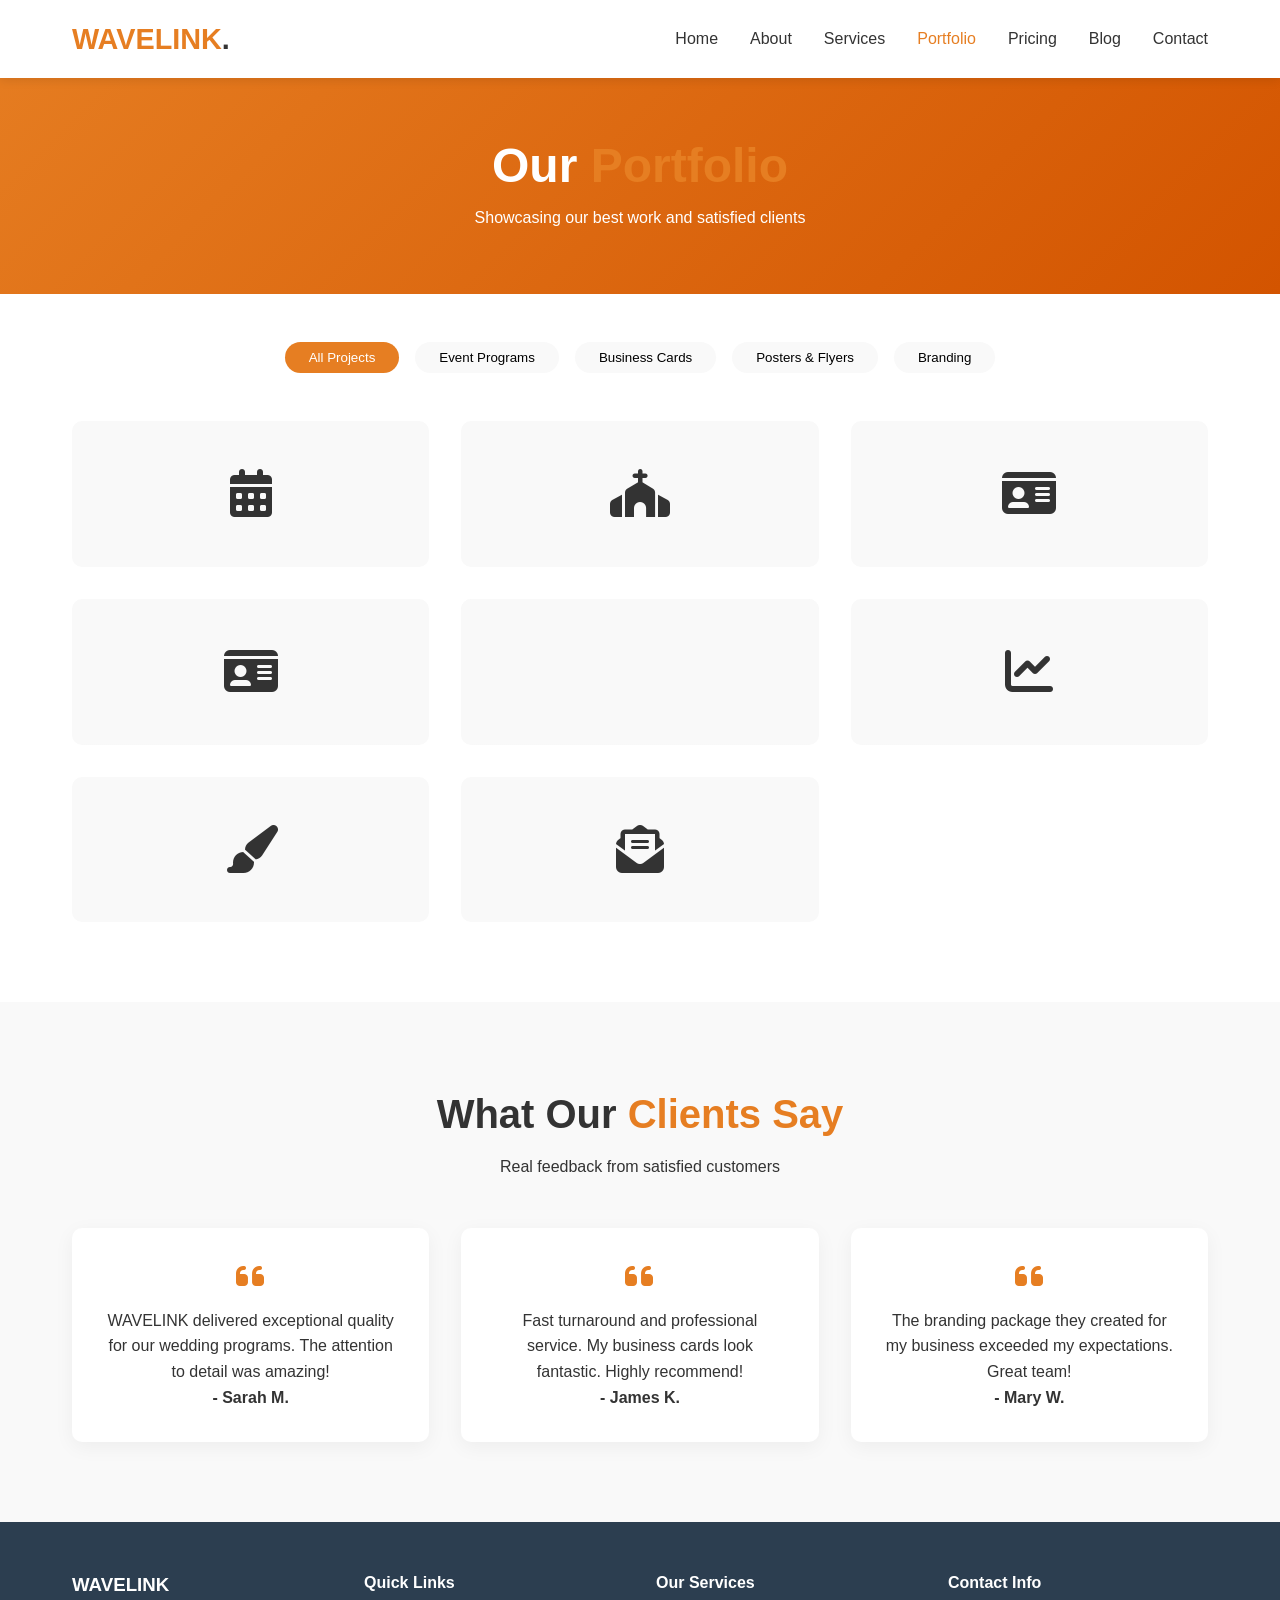
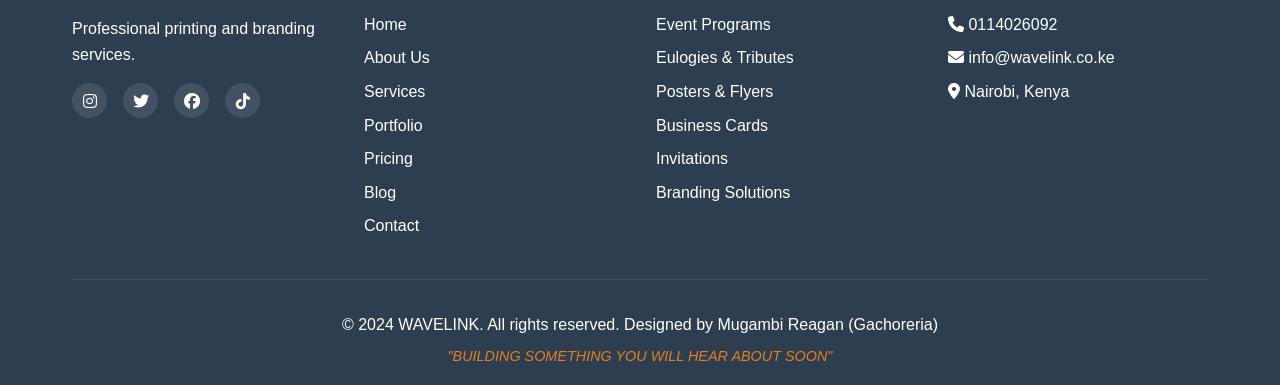
<file: portofolio.html>
<!DOCTYPE html>
<html lang="en">
<head>
    <meta charset="UTF-8">
    <meta name="viewport" content="width=device-width, initial-scale=1.0">
    <meta name="description" content="View our portfolio of printing projects at WAVELINK. See examples of event programs, business cards, posters, and more.">
    <title>Portfolio | WAVELINK</title>
    <link rel="stylesheet" href="https://cdnjs.cloudflare.com/ajax/libs/font-awesome/6.4.0/css/all.min.css">
    <link rel="stylesheet" href="style.css">
</head>
<body>
    <header class="header">
        <nav class="navbar">
            <div class="container">
                <a href="index.html" class="logo">WAVELINK<span>.</span></a>
                <div class="menu-toggle">
                    <i class="fas fa-bars"></i>
                </div>
                <ul class="nav-menu">
                    <li><a href="index.html">Home</a></li>
                    <li><a href="about.html">About</a></li>
                    <li><a href="services.html">Services</a></li>
                    <li><a href="portfolio.html" class="active">Portfolio</a></li>
                    <li><a href="pricing.html">Pricing</a></li>
                    <li><a href="blog.html">Blog</a></li>
                    <li><a href="contact.html">Contact</a></li>
                </ul>
            </div>
        </nav>
    </header>

    <section class="page-header">
        <div class="container">
            <h1>Our <span class="highlight">Portfolio</span></h1>
            <p>Showcasing our best work and satisfied clients</p>
        </div>
    </section>

    <section class="portfolio-filter">
        <div class="container">
            <div class="filter-buttons">
                <button class="filter-btn active" data-filter="all">All Projects</button>
                <button class="filter-btn" data-filter="programs">Event Programs</button>
                <button class="filter-btn" data-filter="cards">Business Cards</button>
                <button class="filter-btn" data-filter="posters">Posters & Flyers</button>
                <button class="filter-btn" data-filter="branding">Branding</button>
            </div>
        </div>
    </section>

    <section class="portfolio-grid-section">
        <div class="container">
            <div class="portfolio-grid">
                <div class="portfolio-item" data-category="programs">
                    <div class="portfolio-image">
                        <i class="fas fa-calendar-alt fa-3x"></i>
                    </div>
                    <div class="portfolio-overlay">
                        <h3>Wedding Program</h3>
                        <p>Elegant design with premium paper</p>
                        <span class="category">Event Program</span>
                    </div>
                </div>

                <div class="portfolio-item" data-category="programs">
                    <div class="portfolio-image">
                        <i class="fas fa-church fa-3x"></i>
                    </div>
                    <div class="portfolio-overlay">
                        <h3>Conference Program</h3>
                        <p>Corporate event program</p>
                        <span class="category">Event Program</span>
                    </div>
                </div>

                <div class="portfolio-item" data-category="cards">
                    <div class="portfolio-image">
                        <i class="fas fa-id-card fa-3x"></i>
                    </div>
                    <div class="portfolio-overlay">
                        <h3>Business Cards</h3>
                        <p>Premium matte finish with spot UV</p>
                        <span class="category">Business Cards</span>
                    </div>
                </div>

                <div class="portfolio-item" data-category="cards">
                    <div class="portfolio-image">
                        <i class="fas fa-id-card fa-3x"></i>
                    </div>
                    <div class="portfolio-overlay">
                        <h3>Creative Agency Cards</h3>
                        <p>Modern minimalist design</p>
                        <span class="category">Business Cards</span>
                    </div>
                </div>

                <div class="portfolio-item" data-category="posters">
                    <div class="portfolio-image">
                        <i class="fas fa-poster fa-3x"></i>
                    </div>
                    <div class="portfolio-overlay">
                        <h3>Event Poster</h3>
                        <p>Eye-catching concert poster</p>
                        <span class="category">Poster</span>
                    </div>
                </div>

                <div class="portfolio-item" data-category="posters">
                    <div class="portfolio-image">
                        <i class="fas fa-chart-line fa-3x"></i>
                    </div>
                    <div class="portfolio-overlay">
                        <h3>Marketing Flyer</h3>
                        <p>Promotional flyer design</p>
                        <span class="category">Flyer</span>
                    </div>
                </div>

                <div class="portfolio-item" data-category="branding">
                    <div class="portfolio-image">
                        <i class="fas fa-paint-brush fa-3x"></i>
                    </div>
                    <div class="portfolio-overlay">
                        <h3>Brand Identity</h3>
                        <p>Complete branding package</p>
                        <span class="category">Branding</span>
                    </div>
                </div>

                <div class="portfolio-item" data-category="branding">
                    <div class="portfolio-image">
                        <i class="fas fa-envelope-open-text fa-3x"></i>
                    </div>
                    <div class="portfolio-overlay">
                        <h3>Invitation Suite</h3>
                        <p>Wedding invitation set</p>
                        <span class="category">Invitations</span>
                    </div>
                </div>
            </div>
        </div>
    </section>

    <section class="testimonials">
        <div class="container">
            <div class="section-header">
                <h2>What Our <span class="highlight">Clients Say</span></h2>
                <p>Real feedback from satisfied customers</p>
            </div>
            <div class="testimonials-grid">
                <div class="testimonial-card">
                    <i class="fas fa-quote-left"></i>
                    <p>WAVELINK delivered exceptional quality for our wedding programs. The attention to detail was amazing!</p>
                    <h4>- Sarah M.</h4>
                </div>
                <div class="testimonial-card">
                    <i class="fas fa-quote-left"></i>
                    <p>Fast turnaround and professional service. My business cards look fantastic. Highly recommend!</p>
                    <h4>- James K.</h4>
                </div>
                <div class="testimonial-card">
                    <i class="fas fa-quote-left"></i>
                    <p>The branding package they created for my business exceeded my expectations. Great team!</p>
                    <h4>- Mary W.</h4>
                </div>
            </div>
        </div>
    </section>

    <footer class="footer">
        <div class="container">
            <div class="footer-grid">
                <div class="footer-about">
                    <h3>WAVELINK</h3>
                    <p>Professional printing and branding services.</p>
                    <div class="social-links">
                        <a href="#"><i class="fab fa-instagram"></i></a>
                        <a href="#"><i class="fab fa-twitter"></i></a>
                        <a href="#"><i class="fab fa-facebook"></i></a>
                        <a href="#"><i class="fab fa-tiktok"></i></a>
                    </div>
                </div>
                <div class="footer-links">
                    <h4>Quick Links</h4>
                    <ul>
                        <li><a href="index.html">Home</a></li>
                        <li><a href="about.html">About Us</a></li>
                        <li><a href="services.html">Services</a></li>
                        <li><a href="portfolio.html">Portfolio</a></li>
                        <li><a href="pricing.html">Pricing</a></li>
                        <li><a href="blog.html">Blog</a></li>
                        <li><a href="contact.html">Contact</a></li>
                    </ul>
                </div>
                <div class="footer-services">
                    <h4>Our Services</h4>
                    <ul>
                        <li>Event Programs</li>
                        <li>Eulogies & Tributes</li>
                        <li>Posters & Flyers</li>
                        <li>Business Cards</li>
                        <li>Invitations</li>
                        <li>Branding Solutions</li>
                    </ul>
                </div>
                <div class="footer-contact">
                    <h4>Contact Info</h4>
                    <ul>
                        <li><i class="fas fa-phone"></i> 0114026092</li>
                        <li><i class="fas fa-envelope"></i> info@wavelink.co.ke</li>
                        <li><i class="fas fa-map-marker-alt"></i> Nairobi, Kenya</li>
                    </ul>
                </div>
            </div>
            <div class="footer-bottom">
                <p>&copy; 2024 WAVELINK. All rights reserved. Designed by Mugambi Reagan (Gachoreria)</p>
                <p class="tagline">"BUILDING SOMETHING YOU WILL HEAR ABOUT SOON"</p>
            </div>
        </div>
    </footer>

    <script src="main.js"></script>
</body>
</html>
</file>
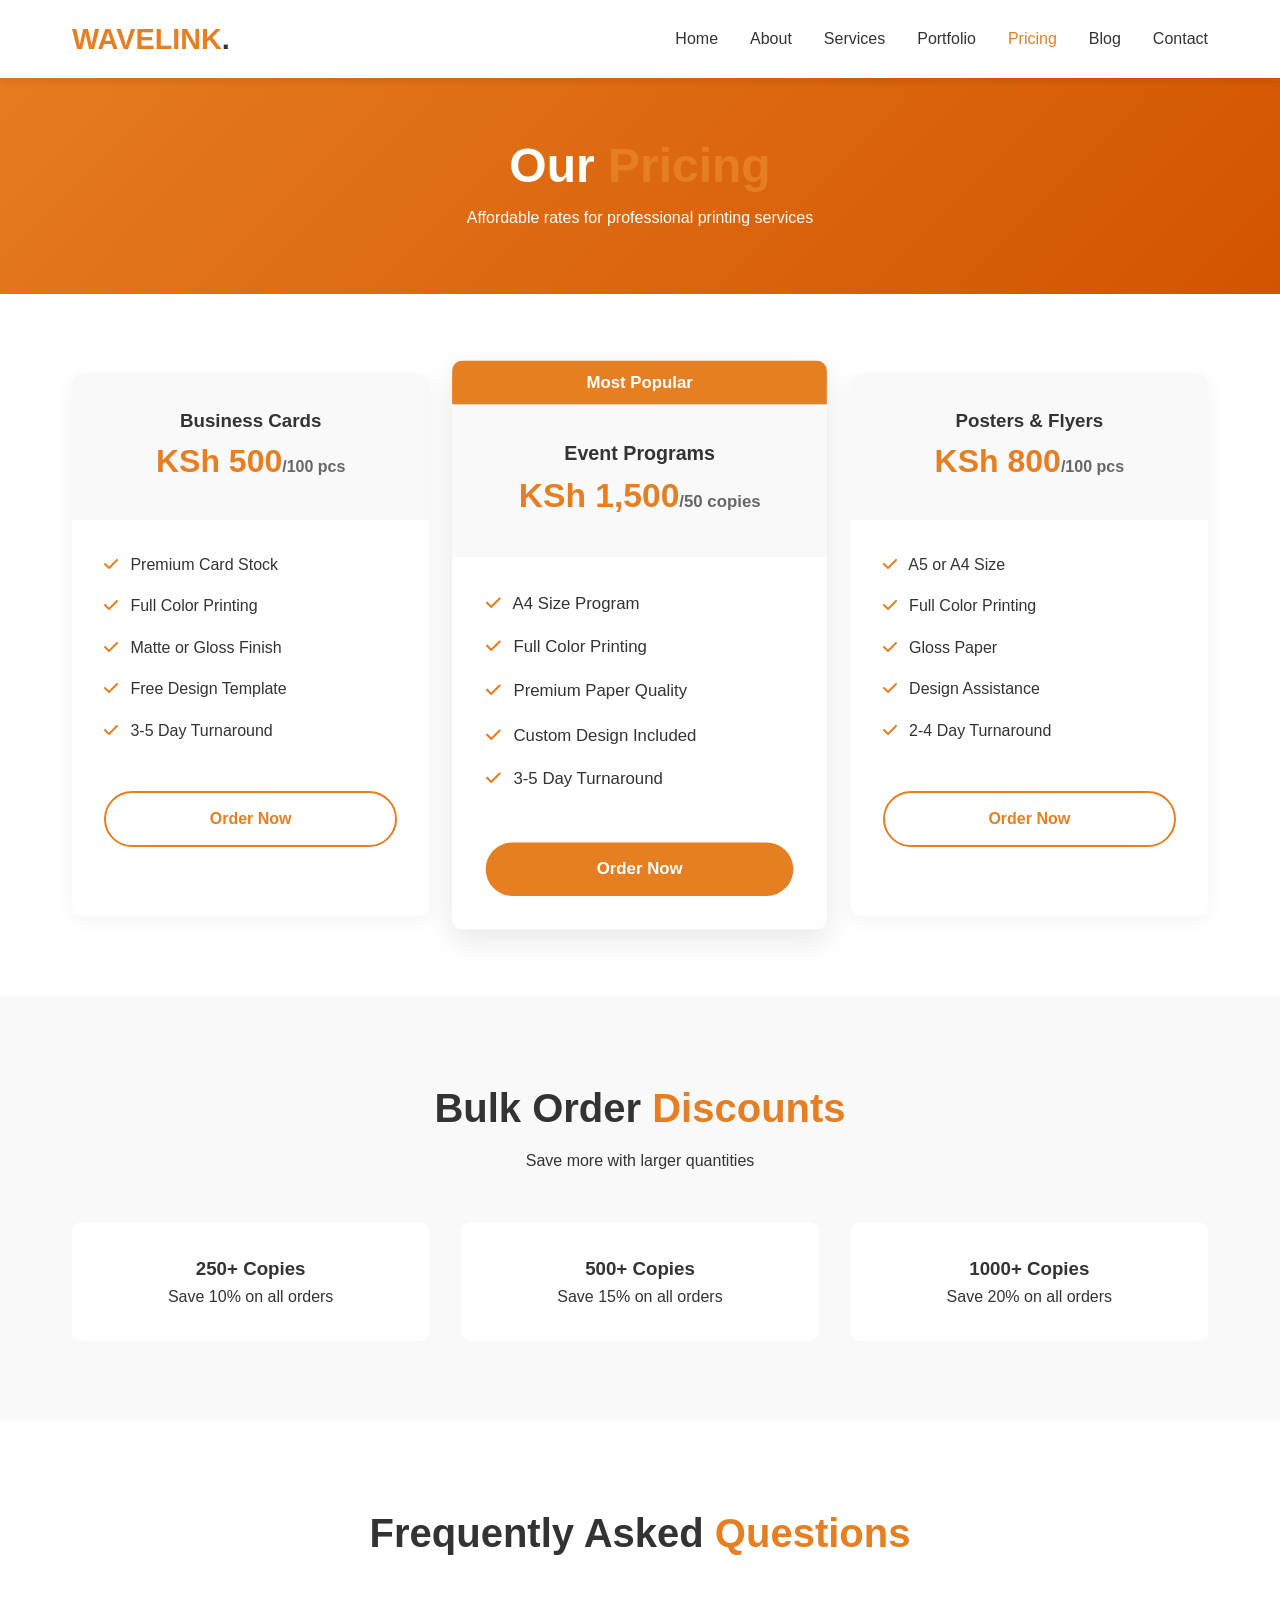
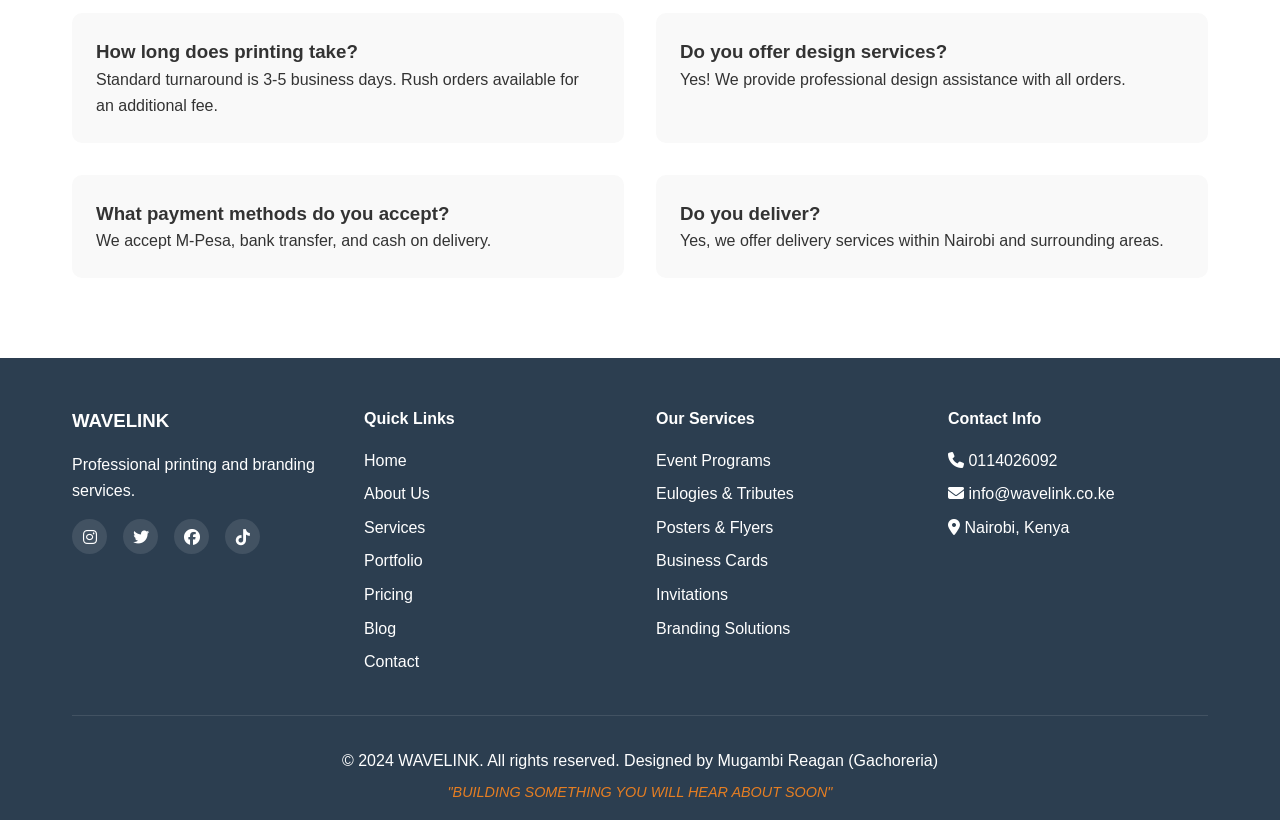
<file: pricing.html>
<!DOCTYPE html>
<html lang="en">
<head>
    <meta charset="UTF-8">
    <meta name="viewport" content="width=device-width, initial-scale=1.0">
    <meta name="description" content="View our competitive pricing for printing services at WAVELINK. Affordable rates for all your printing needs.">
    <title>Pricing | WAVELINK</title>
    <link rel="stylesheet" href="https://cdnjs.cloudflare.com/ajax/libs/font-awesome/6.4.0/css/all.min.css">
    <link rel="stylesheet" href="style.css">
</head>
<body>
    <header class="header">
        <nav class="navbar">
            <div class="container">
                <a href="index.html" class="logo">WAVELINK<span>.</span></a>
                <div class="menu-toggle">
                    <i class="fas fa-bars"></i>
                </div>
                <ul class="nav-menu">
                    <li><a href="index.html">Home</a></li>
                    <li><a href="about.html">About</a></li>
                    <li><a href="services.html">Services</a></li>
                    <li><a href="portfolio.html">Portfolio</a></li>
                    <li><a href="pricing.html" class="active">Pricing</a></li>
                    <li><a href="blog.html">Blog</a></li>
                    <li><a href="contact.html">Contact</a></li>
                </ul>
            </div>
        </nav>
    </header>

    <section class="page-header">
        <div class="container">
            <h1>Our <span class="highlight">Pricing</span></h1>
            <p>Affordable rates for professional printing services</p>
        </div>
    </section>

    <section class="pricing-section">
        <div class="container">
            <div class="pricing-grid">
                <div class="pricing-card">
                    <div class="pricing-header">
                        <h3>Business Cards</h3>
                        <div class="price">KSh 500<span>/100 pcs</span></div>
                    </div>
                    <ul class="pricing-features">
                        <li><i class="fas fa-check"></i> Premium Card Stock</li>
                        <li><i class="fas fa-check"></i> Full Color Printing</li>
                        <li><i class="fas fa-check"></i> Matte or Gloss Finish</li>
                        <li><i class="fas fa-check"></i> Free Design Template</li>
                        <li><i class="fas fa-check"></i> 3-5 Day Turnaround</li>
                    </ul>
                    <a href="contact.html" class="btn btn-outline">Order Now</a>
                </div>

                <div class="pricing-card featured">
                    <div class="popular-tag">Most Popular</div>
                    <div class="pricing-header">
                        <h3>Event Programs</h3>
                        <div class="price">KSh 1,500<span>/50 copies</span></div>
                    </div>
                    <ul class="pricing-features">
                        <li><i class="fas fa-check"></i> A4 Size Program</li>
                        <li><i class="fas fa-check"></i> Full Color Printing</li>
                        <li><i class="fas fa-check"></i> Premium Paper Quality</li>
                        <li><i class="fas fa-check"></i> Custom Design Included</li>
                        <li><i class="fas fa-check"></i> 3-5 Day Turnaround</li>
                    </ul>
                    <a href="contact.html" class="btn btn-primary">Order Now</a>
                </div>

                <div class="pricing-card">
                    <div class="pricing-header">
                        <h3>Posters & Flyers</h3>
                        <div class="price">KSh 800<span>/100 pcs</span></div>
                    </div>
                    <ul class="pricing-features">
                        <li><i class="fas fa-check"></i> A5 or A4 Size</li>
                        <li><i class="fas fa-check"></i> Full Color Printing</li>
                        <li><i class="fas fa-check"></i> Gloss Paper</li>
                        <li><i class="fas fa-check"></i> Design Assistance</li>
                        <li><i class="fas fa-check"></i> 2-4 Day Turnaround</li>
                    </ul>
                    <a href="contact.html" class="btn btn-outline">Order Now</a>
                </div>
            </div>
        </div>
    </section>

    <section class="bulk-pricing">
        <div class="container">
            <div class="section-header">
                <h2>Bulk Order <span class="highlight">Discounts</span></h2>
                <p>Save more with larger quantities</p>
            </div>
            <div class="bulk-grid">
                <div class="bulk-card">
                    <h3>250+ Copies</h3>
                    <p>Save 10% on all orders</p>
                </div>
                <div class="bulk-card">
                    <h3>500+ Copies</h3>
                    <p>Save 15% on all orders</p>
                </div>
                <div class="bulk-card">
                    <h3>1000+ Copies</h3>
                    <p>Save 20% on all orders</p>
                </div>
            </div>
        </div>
    </section>

    <section class="faq">
        <div class="container">
            <div class="section-header">
                <h2>Frequently Asked <span class="highlight">Questions</span></h2>
            </div>
            <div class="faq-grid">
                <div class="faq-item">
                    <h3>How long does printing take?</h3>
                    <p>Standard turnaround is 3-5 business days. Rush orders available for an additional fee.</p>
                </div>
                <div class="faq-item">
                    <h3>Do you offer design services?</h3>
                    <p>Yes! We provide professional design assistance with all orders.</p>
                </div>
                <div class="faq-item">
                    <h3>What payment methods do you accept?</h3>
                    <p>We accept M-Pesa, bank transfer, and cash on delivery.</p>
                </div>
                <div class="faq-item">
                    <h3>Do you deliver?</h3>
                    <p>Yes, we offer delivery services within Nairobi and surrounding areas.</p>
                </div>
            </div>
        </div>
    </section>

    <footer class="footer">
        <div class="container">
            <div class="footer-grid">
                <div class="footer-about">
                    <h3>WAVELINK</h3>
                    <p>Professional printing and branding services.</p>
                    <div class="social-links">
                        <a href="#"><i class="fab fa-instagram"></i></a>
                        <a href="#"><i class="fab fa-twitter"></i></a>
                        <a href="#"><i class="fab fa-facebook"></i></a>
                        <a href="#"><i class="fab fa-tiktok"></i></a>
                    </div>
                </div>
                <div class="footer-links">
                    <h4>Quick Links</h4>
                    <ul>
                        <li><a href="index.html">Home</a></li>
                        <li><a href="about.html">About Us</a></li>
                        <li><a href="services.html">Services</a></li>
                        <li><a href="portfolio.html">Portfolio</a></li>
                        <li><a href="pricing.html">Pricing</a></li>
                        <li><a href="blog.html">Blog</a></li>
                        <li><a href="contact.html">Contact</a></li>
                    </ul>
                </div>
                <div class="footer-services">
                    <h4>Our Services</h4>
                    <ul>
                        <li>Event Programs</li>
                        <li>Eulogies & Tributes</li>
                        <li>Posters & Flyers</li>
                        <li>Business Cards</li>
                        <li>Invitations</li>
                        <li>Branding Solutions</li>
                    </ul>
                </div>
                <div class="footer-contact">
                    <h4>Contact Info</h4>
                    <ul>
                        <li><i class="fas fa-phone"></i> 0114026092</li>
                        <li><i class="fas fa-envelope"></i> info@wavelink.co.ke</li>
                        <li><i class="fas fa-map-marker-alt"></i> Nairobi, Kenya</li>
                    </ul>
                </div>
            </div>
            <div class="footer-bottom">
                <p>&copy; 2024 WAVELINK. All rights reserved. Designed by Mugambi Reagan (Gachoreria)</p>
                <p class="tagline">"BUILDING SOMETHING YOU WILL HEAR ABOUT SOON"</p>
            </div>
        </div>
    </footer>

    <script src="main.js"></script>
</body>
</html>
</file>
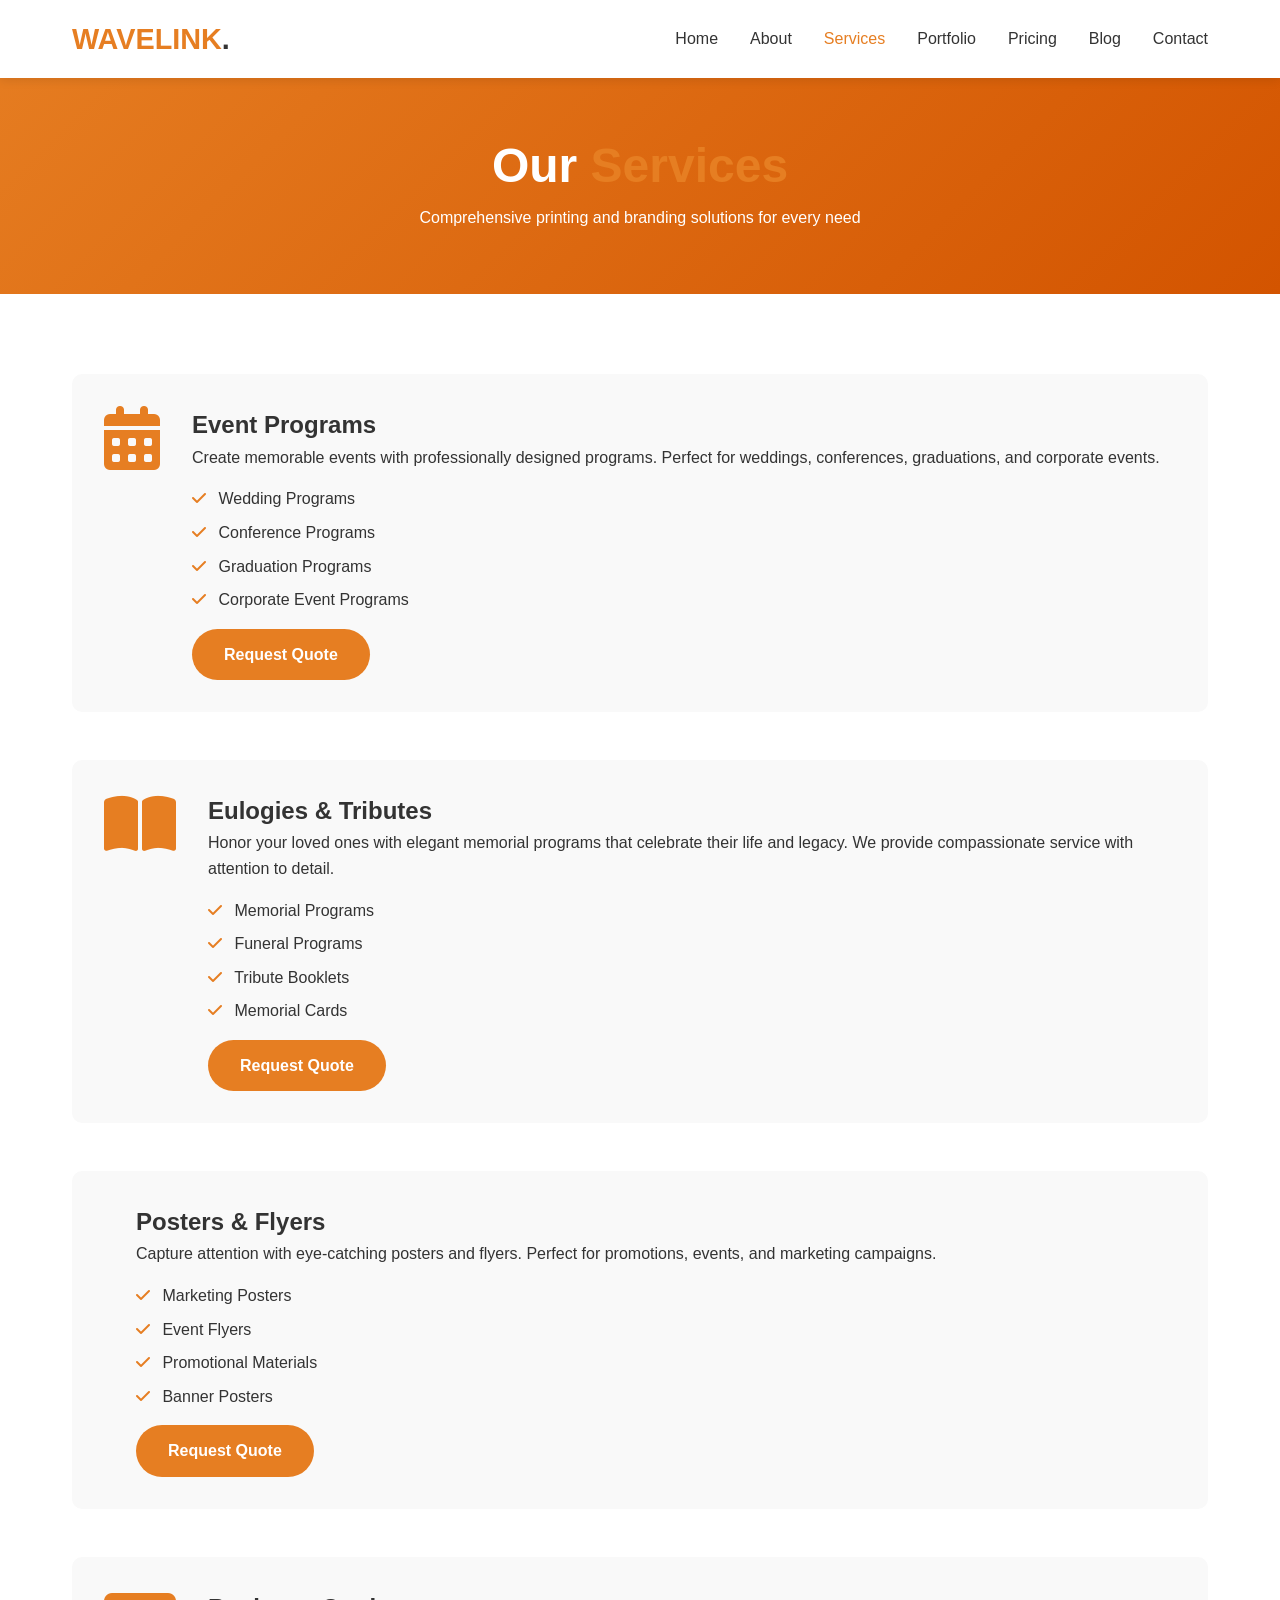
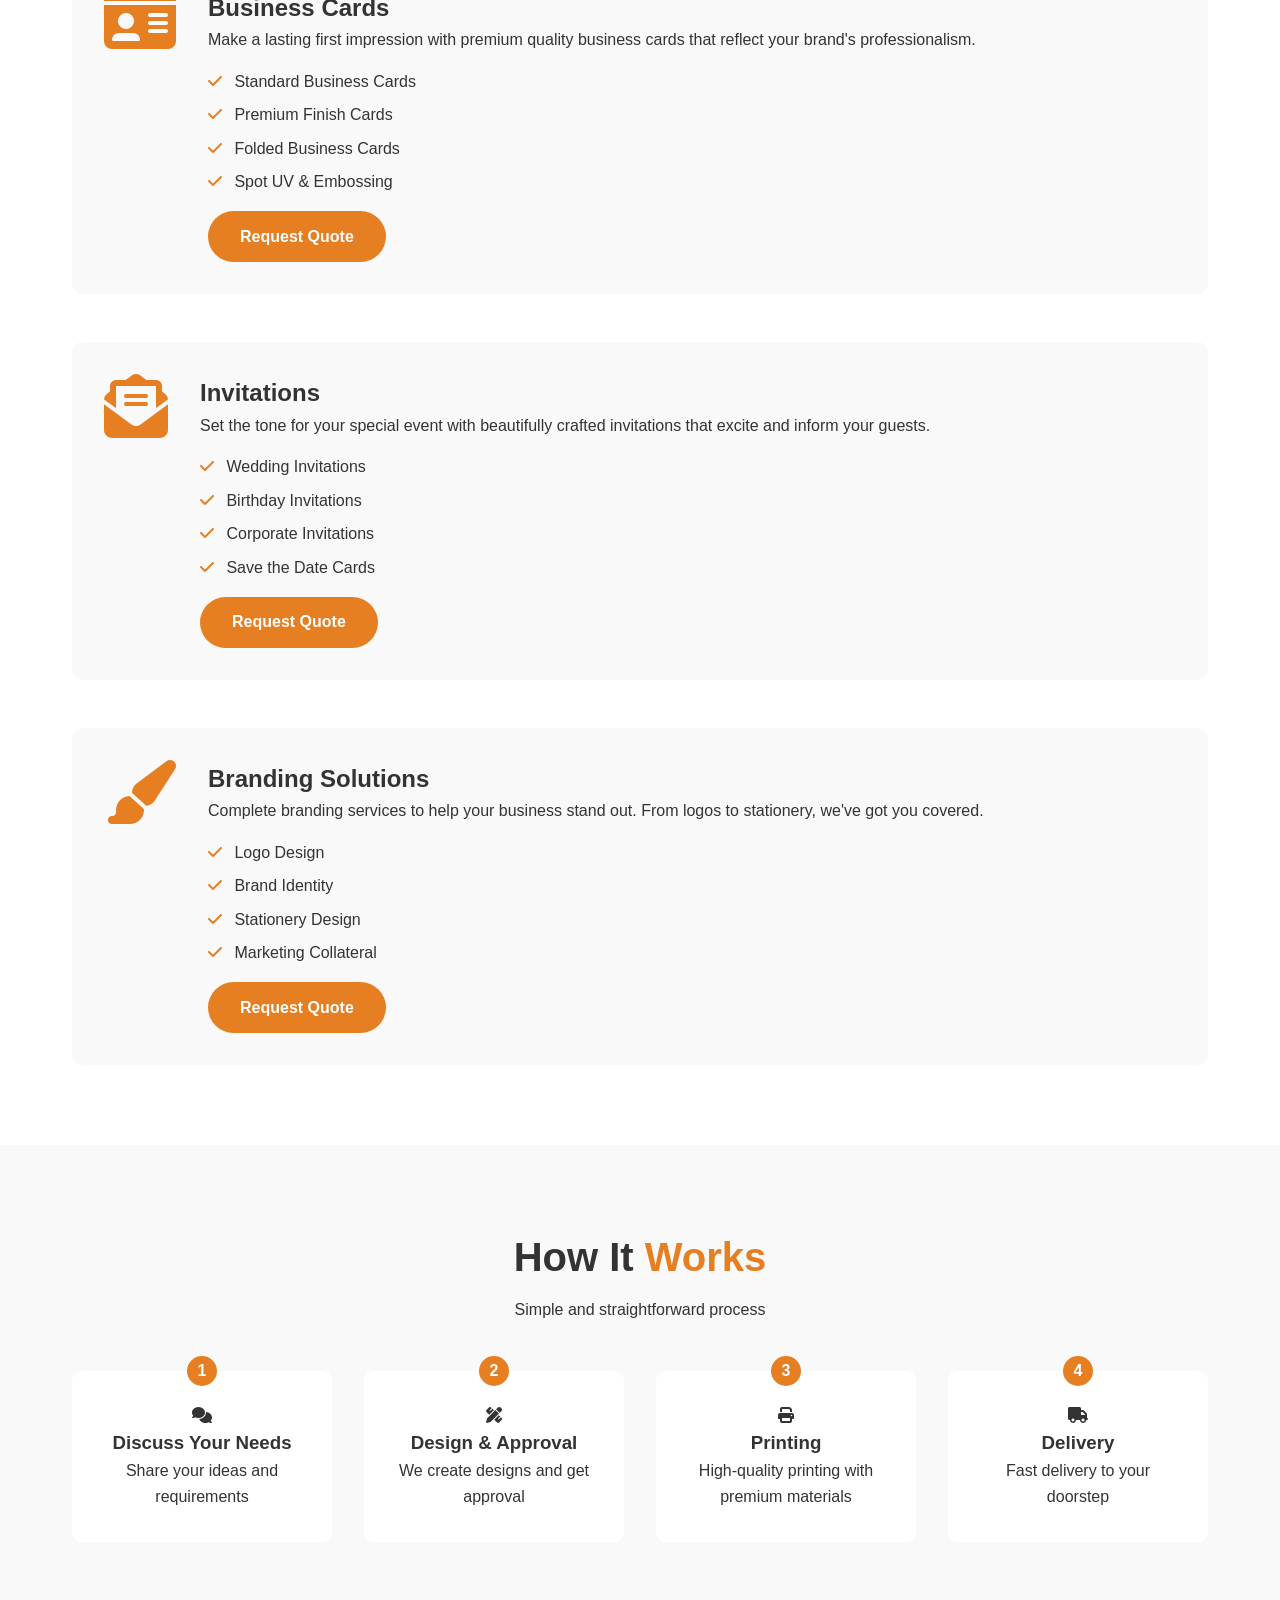
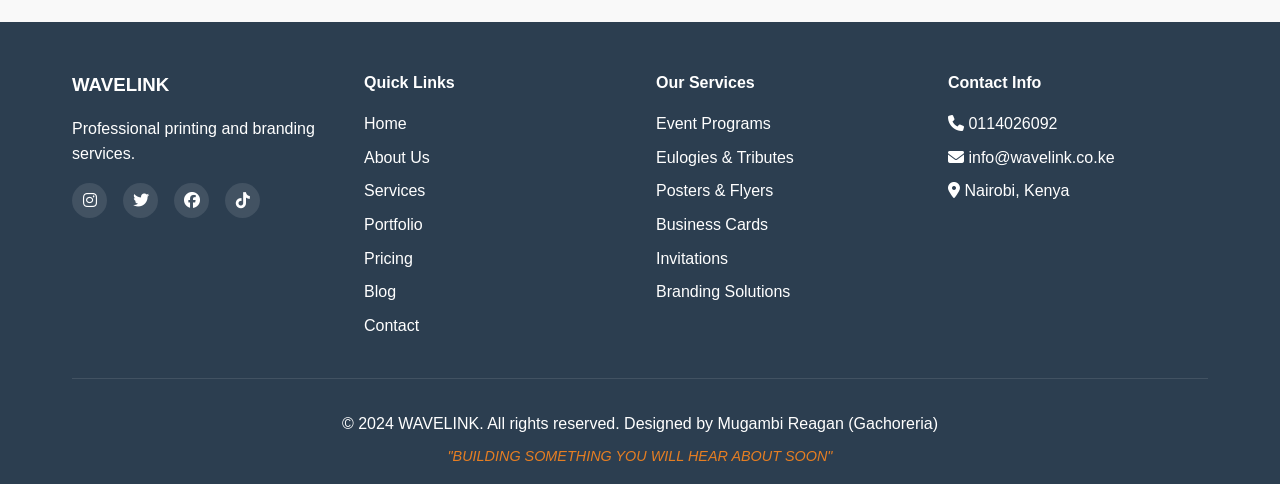
<file: services.html>
<!DOCTYPE html>
<html lang="en">
<head>
    <meta charset="UTF-8">
    <meta name="viewport" content="width=device-width, initial-scale=1.0">
    <meta name="description" content="Explore WAVELINK's comprehensive printing services including event programs, eulogies, posters, flyers, business cards, and branding solutions.">
    <title>Our Services | WAVELINK</title>
    <link rel="stylesheet" href="https://cdnjs.cloudflare.com/ajax/libs/font-awesome/6.4.0/css/all.min.css">
    <link rel="stylesheet" href="style.css">
</head>
<body>
    <header class="header">
        <nav class="navbar">
            <div class="container">
                <a href="index.html" class="logo">WAVELINK<span>.</span></a>
                <div class="menu-toggle">
                    <i class="fas fa-bars"></i>
                </div>
                <ul class="nav-menu">
                    <li><a href="index.html">Home</a></li>
                    <li><a href="about.html">About</a></li>
                    <li><a href="services.html" class="active">Services</a></li>
                    <li><a href="portfolio.html">Portfolio</a></li>
                    <li><a href="pricing.html">Pricing</a></li>
                    <li><a href="blog.html">Blog</a></li>
                    <li><a href="contact.html">Contact</a></li>
                </ul>
            </div>
        </nav>
    </header>

    <section class="page-header">
        <div class="container">
            <h1>Our <span class="highlight">Services</span></h1>
            <p>Comprehensive printing and branding solutions for every need</p>
        </div>
    </section>

    <section class="all-services">
        <div class="container">
            <div class="services-full-grid">
                <div class="service-detail" id="programs">
                    <div class="service-icon-large">
                        <i class="fas fa-calendar-alt"></i>
                    </div>
                    <div class="service-info">
                        <h2>Event Programs</h2>
                        <p>Create memorable events with professionally designed programs. Perfect for weddings, conferences, graduations, and corporate events.</p>
                        <ul>
                            <li><i class="fas fa-check"></i> Wedding Programs</li>
                            <li><i class="fas fa-check"></i> Conference Programs</li>
                            <li><i class="fas fa-check"></i> Graduation Programs</li>
                            <li><i class="fas fa-check"></i> Corporate Event Programs</li>
                        </ul>
                        <a href="contact.html" class="btn btn-primary">Request Quote</a>
                    </div>
                </div>

                <div class="service-detail" id="eulogies">
                    <div class="service-icon-large">
                        <i class="fas fa-book-open"></i>
                    </div>
                    <div class="service-info">
                        <h2>Eulogies & Tributes</h2>
                        <p>Honor your loved ones with elegant memorial programs that celebrate their life and legacy. We provide compassionate service with attention to detail.</p>
                        <ul>
                            <li><i class="fas fa-check"></i> Memorial Programs</li>
                            <li><i class="fas fa-check"></i> Funeral Programs</li>
                            <li><i class="fas fa-check"></i> Tribute Booklets</li>
                            <li><i class="fas fa-check"></i> Memorial Cards</li>
                        </ul>
                        <a href="contact.html" class="btn btn-primary">Request Quote</a>
                    </div>
                </div>

                <div class="service-detail" id="posters">
                    <div class="service-icon-large">
                        <i class="fas fa-poster"></i>
                    </div>
                    <div class="service-info">
                        <h2>Posters & Flyers</h2>
                        <p>Capture attention with eye-catching posters and flyers. Perfect for promotions, events, and marketing campaigns.</p>
                        <ul>
                            <li><i class="fas fa-check"></i> Marketing Posters</li>
                            <li><i class="fas fa-check"></i> Event Flyers</li>
                            <li><i class="fas fa-check"></i> Promotional Materials</li>
                            <li><i class="fas fa-check"></i> Banner Posters</li>
                        </ul>
                        <a href="contact.html" class="btn btn-primary">Request Quote</a>
                    </div>
                </div>

                <div class="service-detail" id="cards">
                    <div class="service-icon-large">
                        <i class="fas fa-id-card"></i>
                    </div>
                    <div class="service-info">
                        <h2>Business Cards</h2>
                        <p>Make a lasting first impression with premium quality business cards that reflect your brand's professionalism.</p>
                        <ul>
                            <li><i class="fas fa-check"></i> Standard Business Cards</li>
                            <li><i class="fas fa-check"></i> Premium Finish Cards</li>
                            <li><i class="fas fa-check"></i> Folded Business Cards</li>
                            <li><i class="fas fa-check"></i> Spot UV & Embossing</li>
                        </ul>
                        <a href="contact.html" class="btn btn-primary">Request Quote</a>
                    </div>
                </div>

                <div class="service-detail" id="invitations">
                    <div class="service-icon-large">
                        <i class="fas fa-envelope-open-text"></i>
                    </div>
                    <div class="service-info">
                        <h2>Invitations</h2>
                        <p>Set the tone for your special event with beautifully crafted invitations that excite and inform your guests.</p>
                        <ul>
                            <li><i class="fas fa-check"></i> Wedding Invitations</li>
                            <li><i class="fas fa-check"></i> Birthday Invitations</li>
                            <li><i class="fas fa-check"></i> Corporate Invitations</li>
                            <li><i class="fas fa-check"></i> Save the Date Cards</li>
                        </ul>
                        <a href="contact.html" class="btn btn-primary">Request Quote</a>
                    </div>
                </div>

                <div class="service-detail" id="branding">
                    <div class="service-icon-large">
                        <i class="fas fa-paint-brush"></i>
                    </div>
                    <div class="service-info">
                        <h2>Branding Solutions</h2>
                        <p>Complete branding services to help your business stand out. From logos to stationery, we've got you covered.</p>
                        <ul>
                            <li><i class="fas fa-check"></i> Logo Design</li>
                            <li><i class="fas fa-check"></i> Brand Identity</li>
                            <li><i class="fas fa-check"></i> Stationery Design</li>
                            <li><i class="fas fa-check"></i> Marketing Collateral</li>
                        </ul>
                        <a href="contact.html" class="btn btn-primary">Request Quote</a>
                    </div>
                </div>
            </div>
        </div>
    </section>

    <section class="process">
        <div class="container">
            <div class="section-header">
                <h2>How It <span class="highlight">Works</span></h2>
                <p>Simple and straightforward process</p>
            </div>
            <div class="process-grid">
                <div class="process-step">
                    <div class="step-number">1</div>
                    <i class="fas fa-comments"></i>
                    <h3>Discuss Your Needs</h3>
                    <p>Share your ideas and requirements</p>
                </div>
                <div class="process-step">
                    <div class="step-number">2</div>
                    <i class="fas fa-pencil-ruler"></i>
                    <h3>Design & Approval</h3>
                    <p>We create designs and get approval</p>
                </div>
                <div class="process-step">
                    <div class="step-number">3</div>
                    <i class="fas fa-print"></i>
                    <h3>Printing</h3>
                    <p>High-quality printing with premium materials</p>
                </div>
                <div class="process-step">
                    <div class="step-number">4</div>
                    <i class="fas fa-truck"></i>
                    <h3>Delivery</h3>
                    <p>Fast delivery to your doorstep</p>
                </div>
            </div>
        </div>
    </section>

    <footer class="footer">
        <div class="container">
            <div class="footer-grid">
                <div class="footer-about">
                    <h3>WAVELINK</h3>
                    <p>Professional printing and branding services.</p>
                    <div class="social-links">
                        <a href="#"><i class="fab fa-instagram"></i></a>
                        <a href="#"><i class="fab fa-twitter"></i></a>
                        <a href="#"><i class="fab fa-facebook"></i></a>
                        <a href="#"><i class="fab fa-tiktok"></i></a>
                    </div>
                </div>
                <div class="footer-links">
                    <h4>Quick Links</h4>
                    <ul>
                        <li><a href="index.html">Home</a></li>
                        <li><a href="about.html">About Us</a></li>
                        <li><a href="services.html">Services</a></li>
                        <li><a href="portfolio.html">Portfolio</a></li>
                        <li><a href="pricing.html">Pricing</a></li>
                        <li><a href="blog.html">Blog</a></li>
                        <li><a href="contact.html">Contact</a></li>
                    </ul>
                </div>
                <div class="footer-services">
                    <h4>Our Services</h4>
                    <ul>
                        <li>Event Programs</li>
                        <li>Eulogies & Tributes</li>
                        <li>Posters & Flyers</li>
                        <li>Business Cards</li>
                        <li>Invitations</li>
                        <li>Branding Solutions</li>
                    </ul>
                </div>
                <div class="footer-contact">
                    <h4>Contact Info</h4>
                    <ul>
                        <li><i class="fas fa-phone"></i> 0114026092</li>
                        <li><i class="fas fa-envelope"></i> info@wavelink.co.ke</li>
                        <li><i class="fas fa-map-marker-alt"></i> Nairobi, Kenya</li>
                    </ul>
                </div>
            </div>
            <div class="footer-bottom">
                <p>&copy; 2024 WAVELINK. All rights reserved. Designed by Mugambi Reagan (Gachoreria)</p>
                <p class="tagline">"BUILDING SOMETHING YOU WILL HEAR ABOUT SOON"</p>
            </div>
        </div>
    </footer>

    <script src="main.js"></script>
</body>
</html>
</file>
<file: style.css>
* {
    margin: 0;
    padding: 0;
    box-sizing: border-box;
}

:root {
    --primary: #e67e22;
    --primary-dark: #d35400;
    --dark: #2c3e50;
    --light: #f9f9f9;
    --text: #333;
    --text-light: #666;
    --white: #fff;
    --shadow: 0 5px 20px rgba(0,0,0,0.05);
    --shadow-hover: 0 10px 30px rgba(0,0,0,0.1);
}

body {
    font-family: 'Segoe UI', Tahoma, Geneva, Verdana, sans-serif;
    line-height: 1.6;
    color: var(--text);
    overflow-x: hidden;
}

.container {
    max-width: 1200px;
    margin: 0 auto;
    padding: 0 2rem;
}

.highlight {
    color: var(--primary);
}

.text-center {
    text-align: center;
}

/* Header */
.header {
    position: fixed;
    top: 0;
    width: 100%;
    background: var(--white);
    box-shadow: var(--shadow);
    z-index: 1000;
}

.navbar {
    padding: 1rem 0;
}

.navbar .container {
    display: flex;
    justify-content: space-between;
    align-items: center;
}

.logo {
    font-size: 1.8rem;
    font-weight: bold;
    color: var(--primary);
    text-decoration: none;
}

.logo span {
    color: var(--text);
}

.nav-menu {
    display: flex;
    list-style: none;
    gap: 2rem;
}

.nav-menu a {
    text-decoration: none;
    color: var(--text);
    font-weight: 500;
    transition: 0.3s;
}

.nav-menu a:hover, .nav-menu a.active {
    color: var(--primary);
}

.menu-toggle {
    display: none;
    font-size: 1.5rem;
    cursor: pointer;
}

/* Buttons */
.btn {
    display: inline-block;
    padding: 0.8rem 2rem;
    border-radius: 50px;
    text-decoration: none;
    font-weight: 600;
    transition: 0.3s;
    border: none;
    cursor: pointer;
}

.btn-primary {
    background: var(--primary);
    color: var(--white);
}

.btn-primary:hover {
    background: var(--primary-dark);
    transform: translateY(-2px);
    box-shadow: var(--shadow-hover);
}

.btn-secondary {
    background: transparent;
    color: var(--white);
    border: 2px solid var(--white);
}

.btn-secondary:hover {
    background: var(--white);
    color: var(--primary);
}

.btn-outline {
    background: transparent;
    color: var(--primary);
    border: 2px solid var(--primary);
}

.btn-outline:hover {
    background: var(--primary);
    color: var(--white);
}

.btn-block {
    width: 100%;
}

/* Hero Section */
.hero {
    background: linear-gradient(135deg, #667eea 0%, #764ba2 100%);
    min-height: 100vh;
    display: flex;
    align-items: center;
    text-align: center;
    padding-top: 80px;
    position: relative;
}

.hero-content {
    max-width: 800px;
    margin: 0 auto;
    color: var(--white);
}

.hero h1 {
    font-size: 3.5rem;
    margin-bottom: 1rem;
}

.hero p {
    font-size: 1.2rem;
    margin-bottom: 2rem;
    opacity: 0.9;
}

.hero-buttons {
    display: flex;
    gap: 1rem;
    justify-content: center;
}

/* Features Section */
.features {
    padding: 5rem 0;
    background: var(--light);
}

.section-header {
    text-align: center;
    margin-bottom: 3rem;
}

.section-header h2 {
    font-size: 2.5rem;
    margin-bottom: 0.5rem;
}

.features-grid {
    display: grid;
    grid-template-columns: repeat(auto-fit, minmax(250px, 1fr));
    gap: 2rem;
}

.feature-card {
    text-align: center;
    padding: 2rem;
    background: var(--white);
    border-radius: 10px;
    transition: 0.3s;
}

.feature-card:hover {
    transform: translateY(-10px);
    box-shadow: var(--shadow-hover);
}

.feature-card i {
    font-size: 3rem;
    color: var(--primary);
    margin-bottom: 1rem;
}

/* Services Preview */
.services-preview {
    padding: 5rem 0;
}

.services-grid {
    display: grid;
    grid-template-columns: repeat(auto-fit, minmax(280px, 1fr));
    gap: 2rem;
    margin-bottom: 2rem;
}

.service-card {
    background: var(--white);
    padding: 2rem;
    border-radius: 10px;
    text-align: center;
    box-shadow: var(--shadow);
    transition: 0.3s;
}

.service-card:hover {
    transform: translateY(-5px);
    box-shadow: var(--shadow-hover);
}

.service-card i {
    font-size: 3rem;
    color: var(--primary);
    margin-bottom: 1rem;
}

.read-more {
    display: inline-block;
    margin-top: 1rem;
    color: var(--primary);
    text-decoration: none;
    font-weight: 500;
}

/* Stats Section */
.stats {
    background: linear-gradient(135deg, var(--primary), var(--primary-dark));
    padding: 4rem 0;
    color: var(--white);
}

.stats-grid {
    display: grid;
    grid-template-columns: repeat(auto-fit, minmax(200px, 1fr));
    gap: 2rem;
    text-align: center;
}

.stat-number {
    font-size: 3rem;
    font-weight: bold;
}

/* CTA Section */
.cta {
    padding: 5rem 0;
    text-align: center;
    background: var(--light);
}

/* Footer */
.footer {
    background: var(--dark);
    color: var(--white);
    padding: 3rem 0 1rem;
}

.footer-grid {
    display: grid;
    grid-template-columns: repeat(auto-fit, minmax(250px, 1fr));
    gap: 2rem;
    margin-bottom: 2rem;
}

.footer h3, .footer h4 {
    margin-bottom: 1rem;
}

.footer ul {
    list-style: none;
}

.footer ul li {
    margin-bottom: 0.5rem;
}

.footer a {
    color: var(--white);
    text-decoration: none;
    transition: 0.3s;
}

.footer a:hover {
    color: var(--primary);
}

.social-links {
    display: flex;
    gap: 1rem;
    margin-top: 1rem;
}

.social-links a {
    display: inline-flex;
    width: 35px;
    height: 35px;
    align-items: center;
    justify-content: center;
    background: rgba(255,255,255,0.1);
    border-radius: 50%;
}

.footer-bottom {
    text-align: center;
    padding-top: 2rem;
    border-top: 1px solid rgba(255,255,255,0.1);
}

.tagline {
    font-style: italic;
    margin-top: 0.5rem;
    font-size: 0.9rem;
    color: var(--primary);
}

/* Page Header */
.page-header {
    background: linear-gradient(135deg, var(--primary), var(--primary-dark));
    padding: 8rem 0 4rem;
    text-align: center;
    color: var(--white);
}

.page-header h1 {
    font-size: 3rem;
}

/* About Page */
.about-story {
    padding: 5rem 0;
}

.about-grid {
    display: grid;
    grid-template-columns: 1fr 1fr;
    gap: 4rem;
    align-items: center;
}

.about-image {
    text-align: center;
}

.image-placeholder {
    background: var(--light);
    padding: 3rem;
    border-radius: 10px;
    text-align: center;
}

.image-placeholder i {
    color: var(--primary);
    margin-bottom: 1rem;
}

.founder-section {
    background: var(--light);
    padding: 5rem 0;
}

.founder-card {
    background: var(--white);
    padding: 3rem;
    border-radius: 10px;
    text-align: center;
    box-shadow: var(--shadow);
}

.founder-title {
    color: var(--primary);
    font-weight: bold;
    margin-bottom: 1rem;
}

.founder-social {
    margin-top: 1.5rem;
}

.founder-social a {
    display: inline-block;
    margin: 0 0.5rem;
    color: var(--primary);
    text-decoration: none;
}

.mission-vision {
    padding: 5rem 0;
}

.mv-grid {
    display: grid;
    grid-template-columns: 1fr 1fr;
    gap: 2rem;
}

.mission-card, .vision-card {
    text-align: center;
    padding: 2rem;
    background: var(--light);
    border-radius: 10px;
}

.mission-card i, .vision-card i {
    font-size: 3rem;
    color: var(--primary);
    margin-bottom: 1rem;
}

.values {
    padding: 5rem 0;
    background: var(--light);
}

.values-grid {
    display: grid;
    grid-template-columns: repeat(auto-fit, minmax(300px, 1fr));
    gap: 2rem;
}

.value-card {
    text-align: center;
    padding: 2rem;
    background: var(--white);
    border-radius: 10px;
}

.value-card i {
    font-size: 2.5rem;
    color: var(--primary);
    margin-bottom: 1rem;
}

/* Services Page */
.all-services {
    padding: 5rem 0;
}

.services-full-grid {
    display: flex;
    flex-direction: column;
    gap: 3rem;
}

.service-detail {
    display: grid;
    grid-template-columns: auto 1fr;
    gap: 2rem;
    padding: 2rem;
    background: var(--light);
    border-radius: 10px;
}

.service-icon-large i {
    font-size: 4rem;
    color: var(--primary);
}

.service-info ul {
    list-style: none;
    margin: 1rem 0;
}

.service-info ul li {
    margin-bottom: 0.5rem;
}

.service-info ul li i {
    color: var(--primary);
    margin-right: 0.5rem;
}

.process {
    padding: 5rem 0;
    background: var(--light);
}

.process-grid {
    display: grid;
    grid-template-columns: repeat(auto-fit, minmax(250px, 1fr));
    gap: 2rem;
    text-align: center;
}

.process-step {
    position: relative;
    padding: 2rem;
    background: var(--white);
    border-radius: 10px;
}

.step-number {
    position: absolute;
    top: -15px;
    left: 50%;
    transform: translateX(-50%);
    width: 30px;
    height: 30px;
    background: var(--primary);
    color: var(--white);
    border-radius: 50%;
    display: flex;
    align-items: center;
    justify-content: center;
    font-weight: bold;
}

/* Portfolio Page */
.portfolio-filter {
    padding: 3rem 0;
    text-align: center;
}

.filter-buttons {
    display: flex;
    gap: 1rem;
    justify-content: center;
    flex-wrap: wrap;
}

.filter-btn {
    padding: 0.5rem 1.5rem;
    background: var(--light);
    border: none;
    border-radius: 25px;
    cursor: pointer;
    transition: 0.3s;
}

.filter-btn.active, .filter-btn:hover {
    background: var(--primary);
    color: var(--white);
}

.portfolio-grid-section {
    padding: 0 0 5rem;
}

.portfolio-grid {
    display: grid;
    grid-template-columns: repeat(auto-fit, minmax(300px, 1fr));
    gap: 2rem;
}

.portfolio-item {
    position: relative;
    background: var(--light);
    border-radius: 10px;
    overflow: hidden;
    cursor: pointer;
}

.portfolio-image {
    padding: 3rem;
    text-align: center;
    background: var(--light);
}

.portfolio-overlay {
    position: absolute;
    bottom: 0;
    left: 0;
    right: 0;
    background: linear-gradient(transparent, rgba(0,0,0,0.8));
    color: var(--white);
    padding: 1.5rem;
    transform: translateY(100%);
    transition: 0.3s;
}

.portfolio-item:hover .portfolio-overlay {
    transform: translateY(0);
}

.testimonials {
    padding: 5rem 0;
    background: var(--light);
}

.testimonials-grid {
    display: grid;
    grid-template-columns: repeat(auto-fit, minmax(300px, 1fr));
    gap: 2rem;
}

.testimonial-card {
    background: var(--white);
    padding: 2rem;
    border-radius: 10px;
    text-align: center;
    box-shadow: var(--shadow);
}

.testimonial-card i {
    font-size: 2rem;
    color: var(--primary);
    margin-bottom: 1rem;
}

/* Pricing Page */
.pricing-section {
    padding: 5rem 0;
}

.pricing-grid {
    display: grid;
    grid-template-columns: repeat(auto-fit, minmax(300px, 1fr));
    gap: 2rem;
}

.pricing-card {
    background: var(--white);
    border-radius: 10px;
    overflow: hidden;
    box-shadow: var(--shadow);
    position: relative;
    transition: 0.3s;
}

.pricing-card.featured {
    transform: scale(1.05);
    box-shadow: var(--shadow-hover);
}

.popular-tag {
    background: var(--primary);
    color: var(--white);
    text-align: center;
    padding: 0.5rem;
    font-weight: bold;
}

.pricing-header {
    text-align: center;
    padding: 2rem;
    background: var(--light);
}

.price {
    font-size: 2rem;
    font-weight: bold;
    color: var(--primary);
}

.price span {
    font-size: 1rem;
    color: var(--text-light);
}

.pricing-features {
    list-style: none;
    padding: 2rem;
}

.pricing-features li {
    margin-bottom: 1rem;
}

.pricing-features li i {
    color: var(--primary);
    margin-right: 0.5rem;
}

.pricing-card .btn {
    display: block;
    margin: 0 2rem 2rem;
    text-align: center;
}

.bulk-pricing {
    padding: 5rem 0;
    background: var(--light);
}

.bulk-grid {
    display: grid;
    grid-template-columns: repeat(auto-fit, minmax(250px, 1fr));
    gap: 2rem;
}

.bulk-card {
    text-align: center;
    padding: 2rem;
    background: var(--white);
    border-radius: 10px;
}

.faq {
    padding: 5rem 0;
}

.faq-grid {
    display: grid;
    grid-template-columns: repeat(auto-fit, minmax(400px, 1fr));
    gap: 2rem;
}

.faq-item {
    padding: 1.5rem;
    background: var(--light);
    border-radius: 10px;
}

/* Contact Page */
.contact-page {
    padding: 5rem 0;
}

.contact-grid {
    display: grid;
    grid-template-columns: 1fr 1fr;
    gap: 3rem;
}

.contact-info-card {
    background: var(--light);
    padding: 2rem;
    border-radius: 10px;
}

.contact-methods {
    margin: 2rem 0;
}

.contact-method {
    display: flex;
    gap: 1rem;
    margin-bottom: 1.5rem;
    align-items: center;
}

.contact-method i {
    width: 45px;
    height: 45px;
    background: var(--primary);
    color: var(--white);
    display: flex;
    align-items: center;
    justify-content: center;
    border-radius: 50%;
    font-size: 1.2rem;
}

.contact-method a {
    text-decoration: none;
    color: var(--text);
}

.business-hours, .social-connect {
    margin-top: 2rem;
}

.social-icons {
    display: flex;
    gap: 1rem;
    margin-top: 1rem;
}

.social-icons a {
    display: inline-flex;
    width: 40px;
    height: 40px;
    background: var(--primary);
    color: var(--white);
    align-items: center;
    justify-content: center;
    border-radius: 50%;
    text-decoration: none;
    transition: 0.3s;
}

.contact-form-card {
    background: var(--white);
    padding: 2rem;
    border-radius: 10px;
    box-shadow: var(--shadow);
}

.form-group {
    margin-bottom: 1rem;
}

.form-group label {
    display: block;
    margin-bottom: 0.5rem;
    font-weight: 500;
}

.form-group input, .form-group select, .form-group textarea {
    width: 100%;
    padding: 0.8rem;
    border: 1px solid #ddd;
    border-radius: 5px;
    font-family: inherit;
}

.map-section {
    padding: 0 0 5rem;
}

.map-placeholder {
    background: var(--light);
    padding: 4rem;
    text-align: center;
    border-radius: 10px;
}

/* Blog Page */
.blog-grid-section {
    padding: 5rem 0;
}

.blog-grid {
    display: grid;
    grid-template-columns: repeat(auto-fit, minmax(350px, 1fr));
    gap: 2rem;
}

.blog-post {
    background: var(--white);
    border-radius: 10px;
    overflow: hidden;
    box-shadow: var(--shadow);
    transition: 0.3s;
}

.blog-post:hover {
    transform: translateY(-5px);
    box-shadow: var(--shadow-hover);
}

.blog-image {
    background: var(--light);
    padding: 3rem;
    text-align: center;
}

.blog-image i {
    color: var(--primary);
}

.blog-content {
    padding: 1.5rem;
}

.blog-date {
    color: var(--primary);
    font-size: 0.9rem;
}

.newsletter {
    background: linear-gradient(135deg, var(--primary), var(--primary-dark));
    padding: 4rem 0;
    color: var(--white);
    text-align: center;
}

.newsletter-form {
    display: flex;
    max-width: 500px;
    margin: 2rem auto 0;
    gap: 1rem;
}

.newsletter-form input {
    flex: 1;
    padding: 0.8rem;
    border: none;
    border-radius: 50px;
}

/* Responsive */
@media (max-width: 768px) {
    .menu-toggle {
        display: block;
    }
    
    .nav-menu {
        position: fixed;
        top: 70px;
        left: -100%;
        background: var(--white);
        width: 100%;
        flex-direction: column;
        align-items: center;
        padding: 2rem;
        transition: 0.3s;
        box-shadow: var(--shadow);
    }
    
    .nav-menu.active {
        left: 0;
    }
    
    .hero h1 {
        font-size: 2rem;
    }
    
    .about-grid, .contact-grid, .mv-grid {
        grid-template-columns: 1fr;
    }
    
    .service-detail {
        grid-template-columns: 1fr;
        text-align: center;
    }
    
    .pricing-card.featured {
        transform: scale(1);
    }
    
    .newsletter-form {
        flex-direction: column;
    }
    
    .faq-grid {
        grid-template-columns: 1fr;
    }
}
</file>
